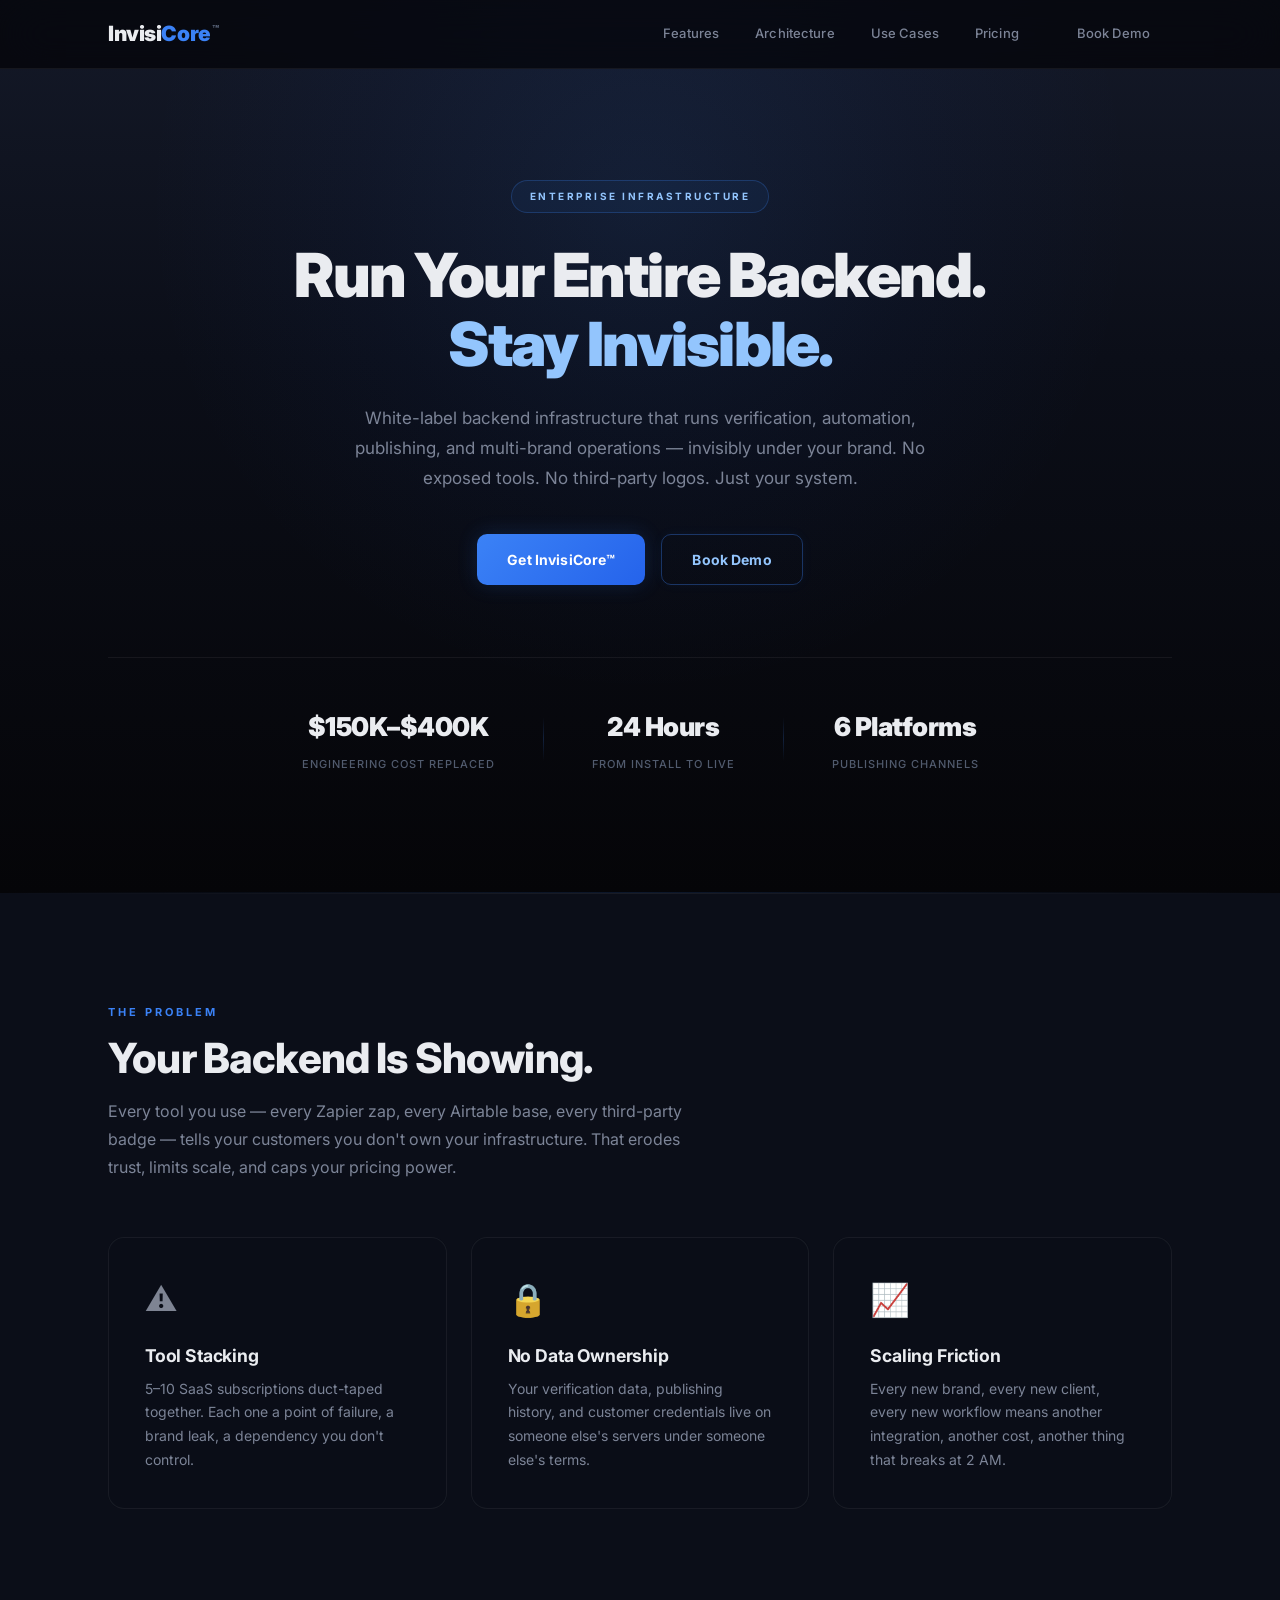
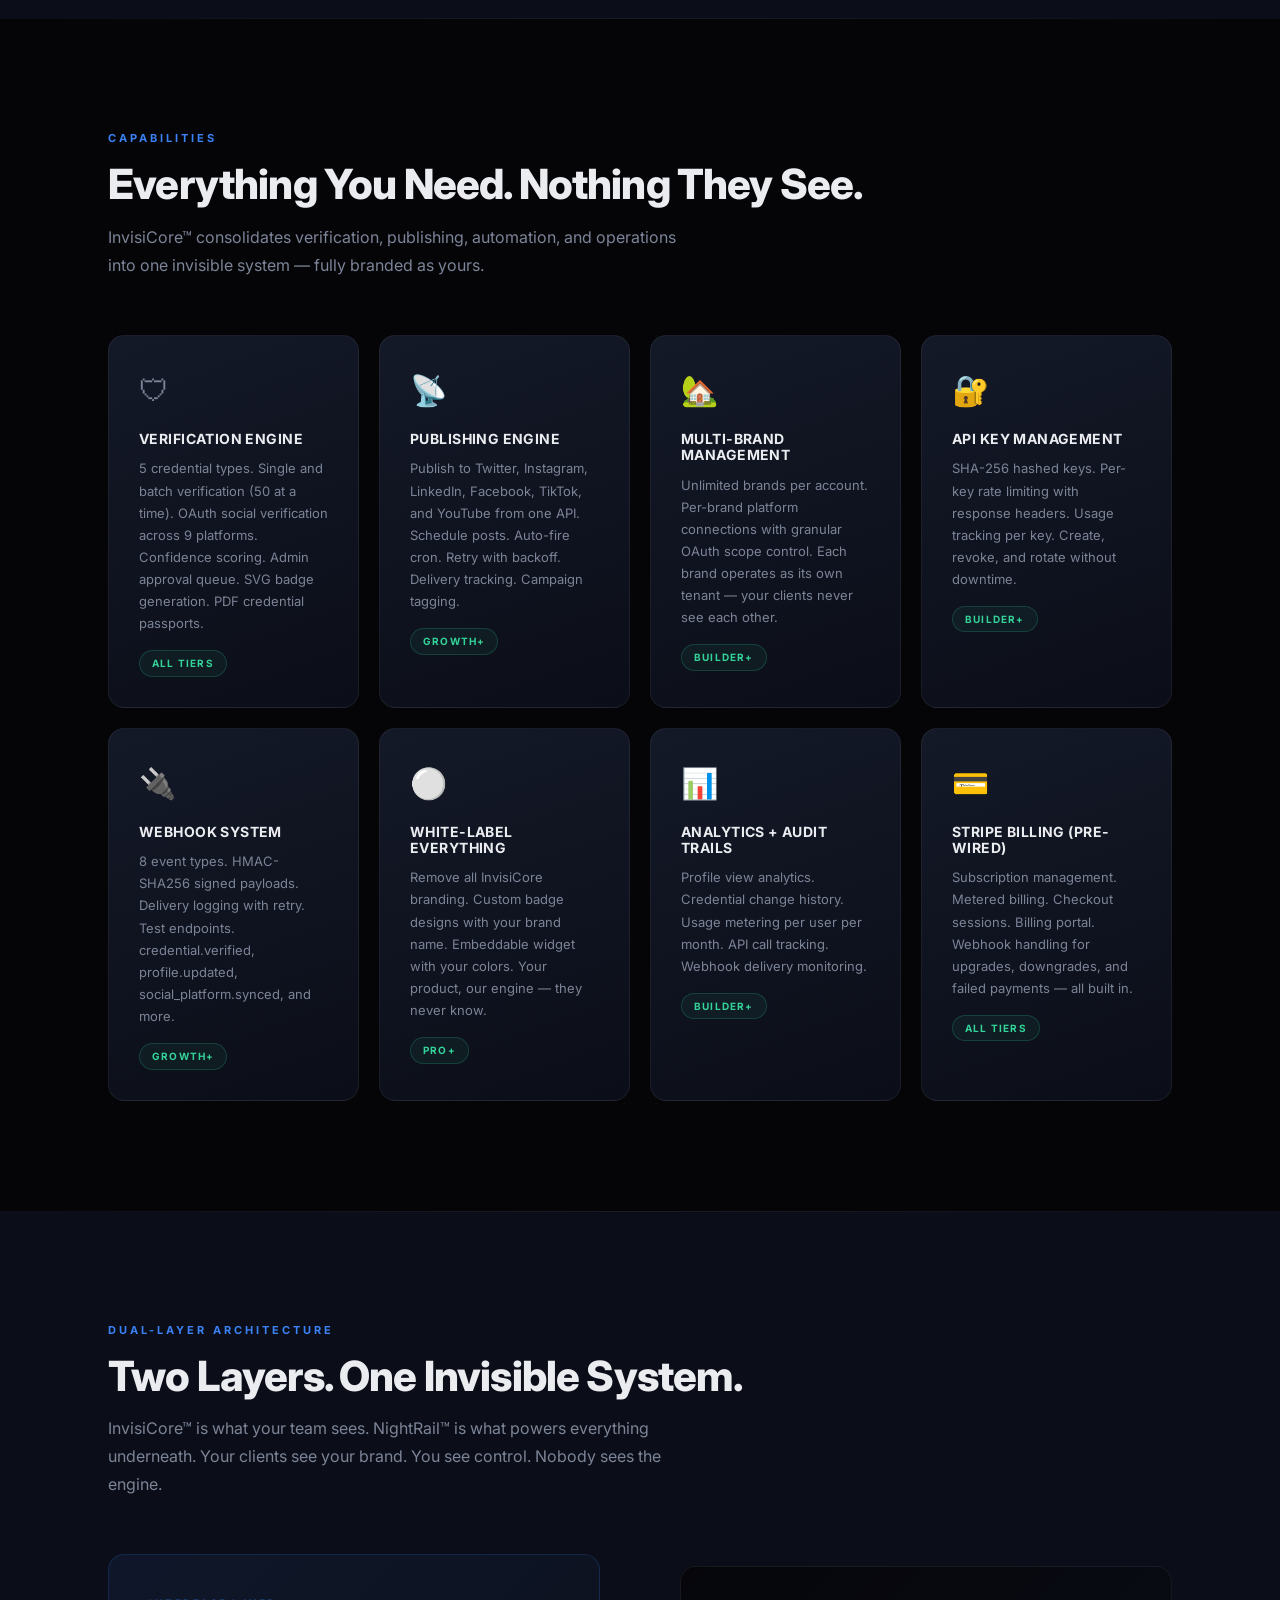
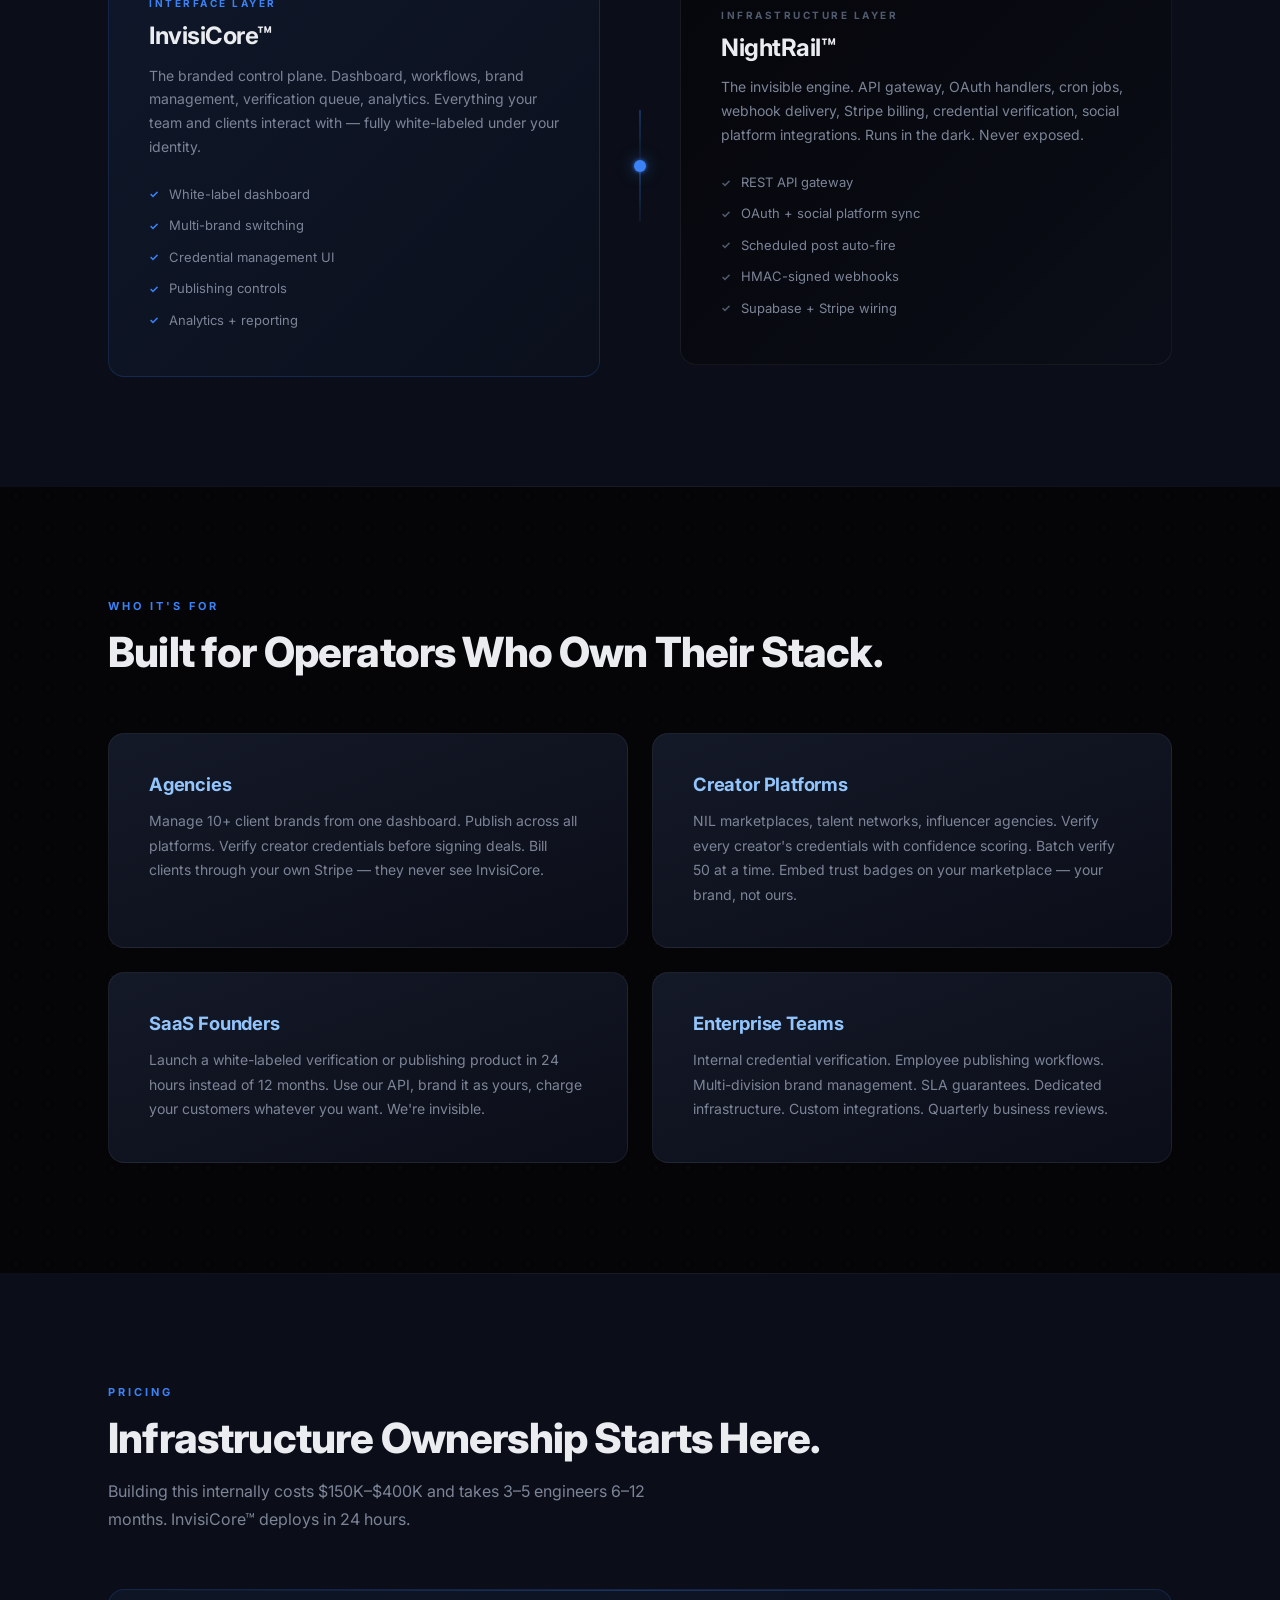
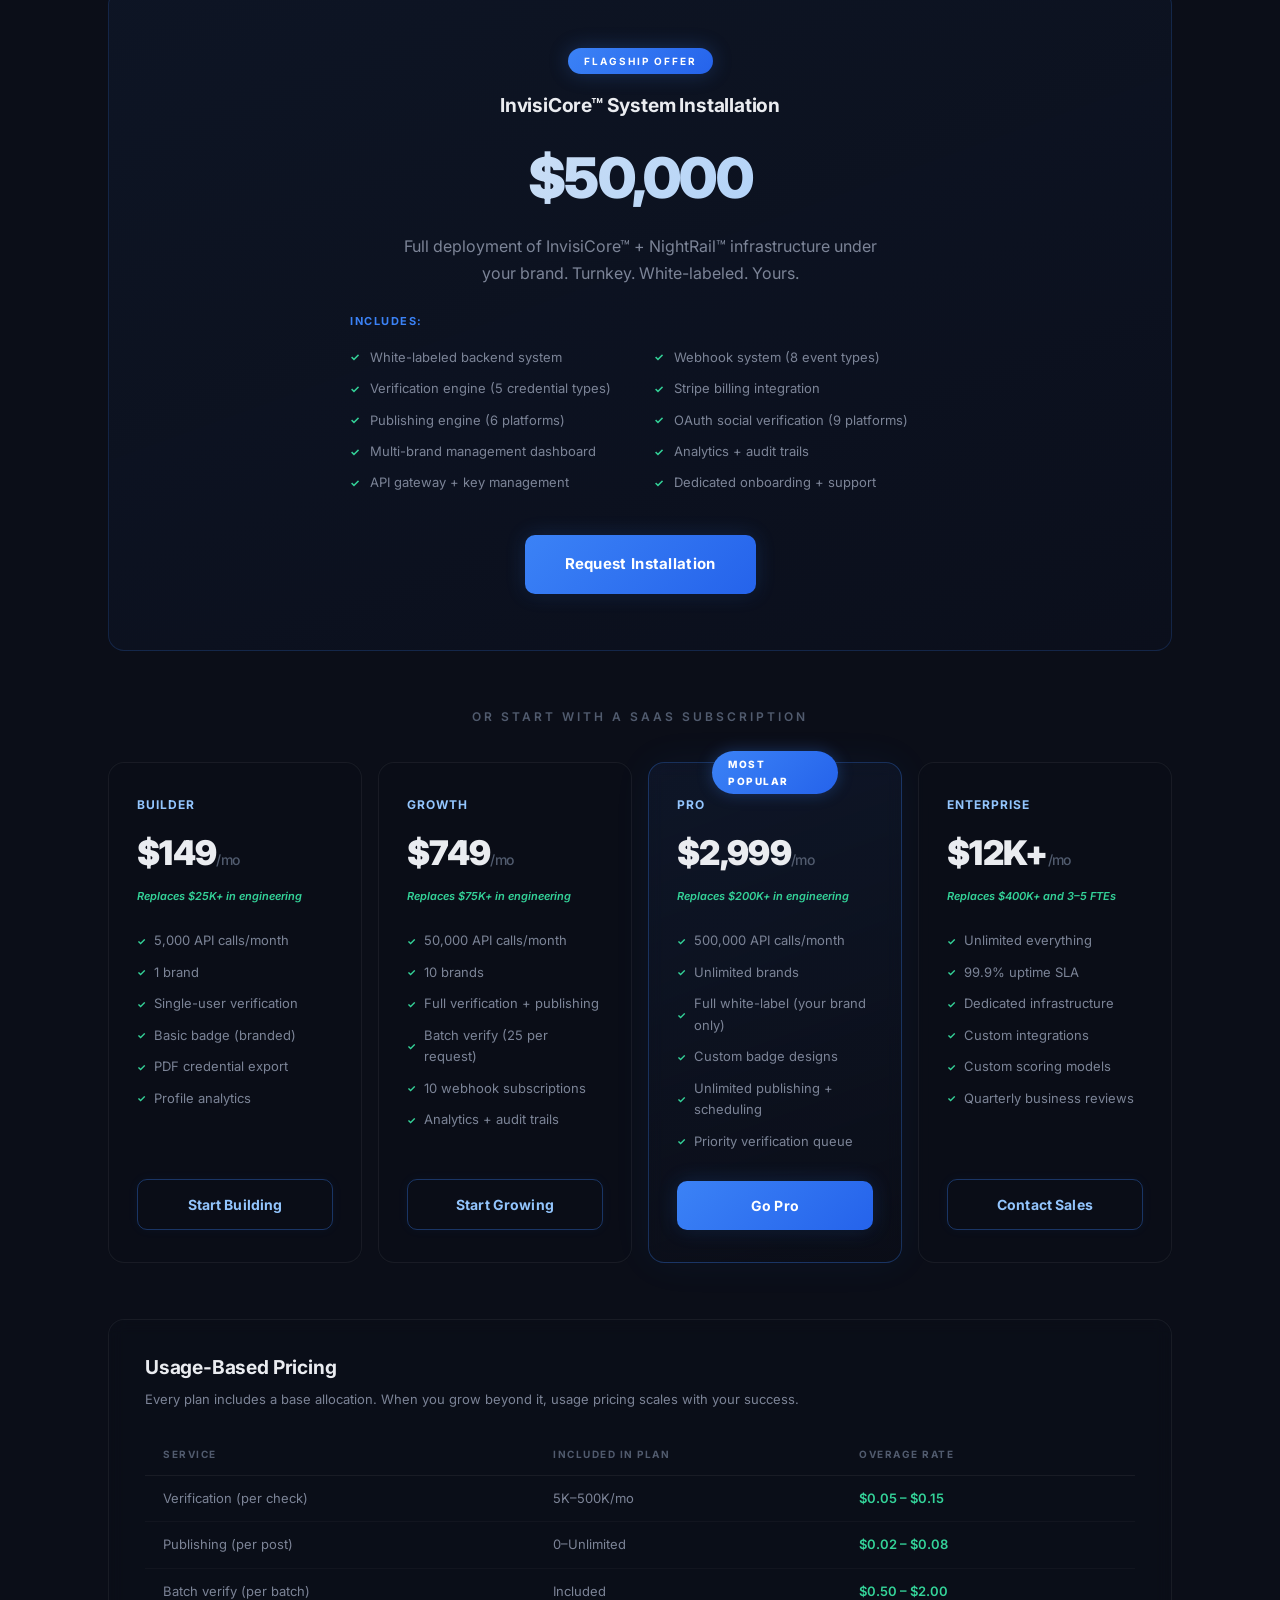
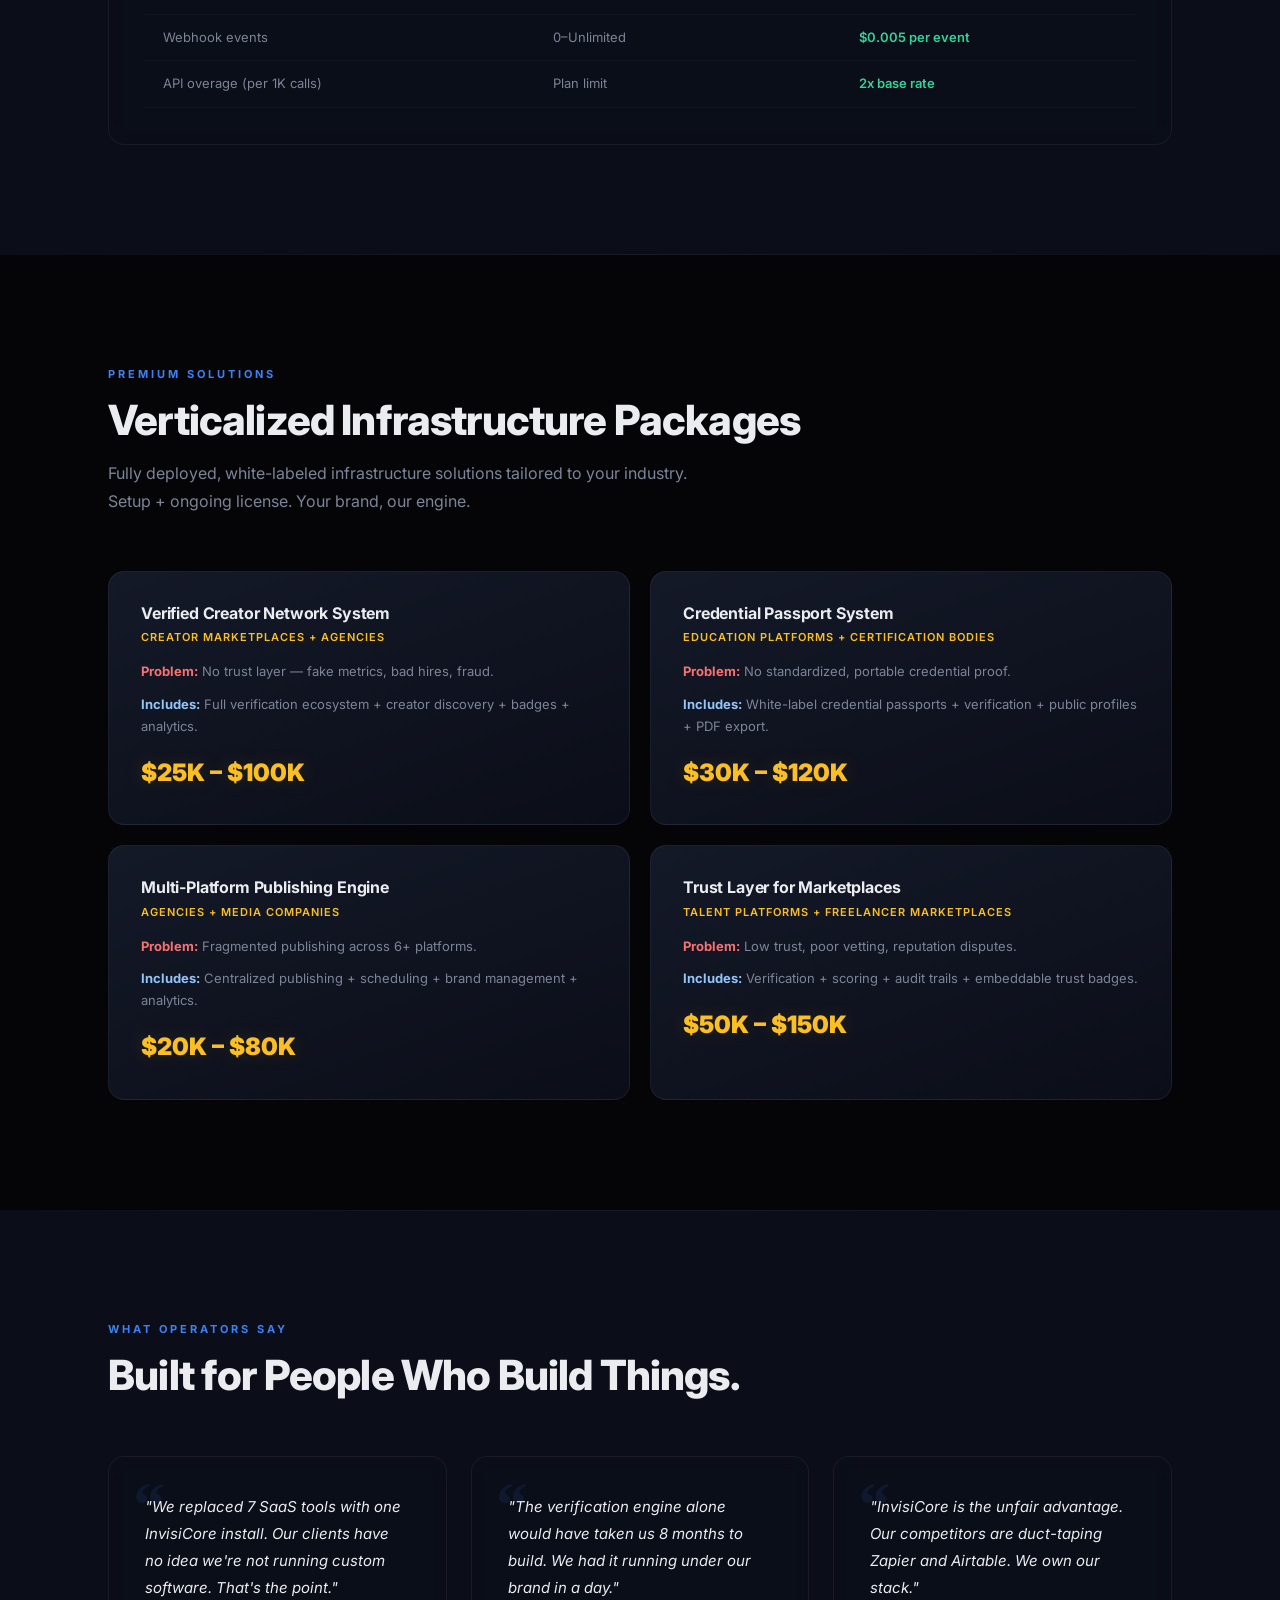
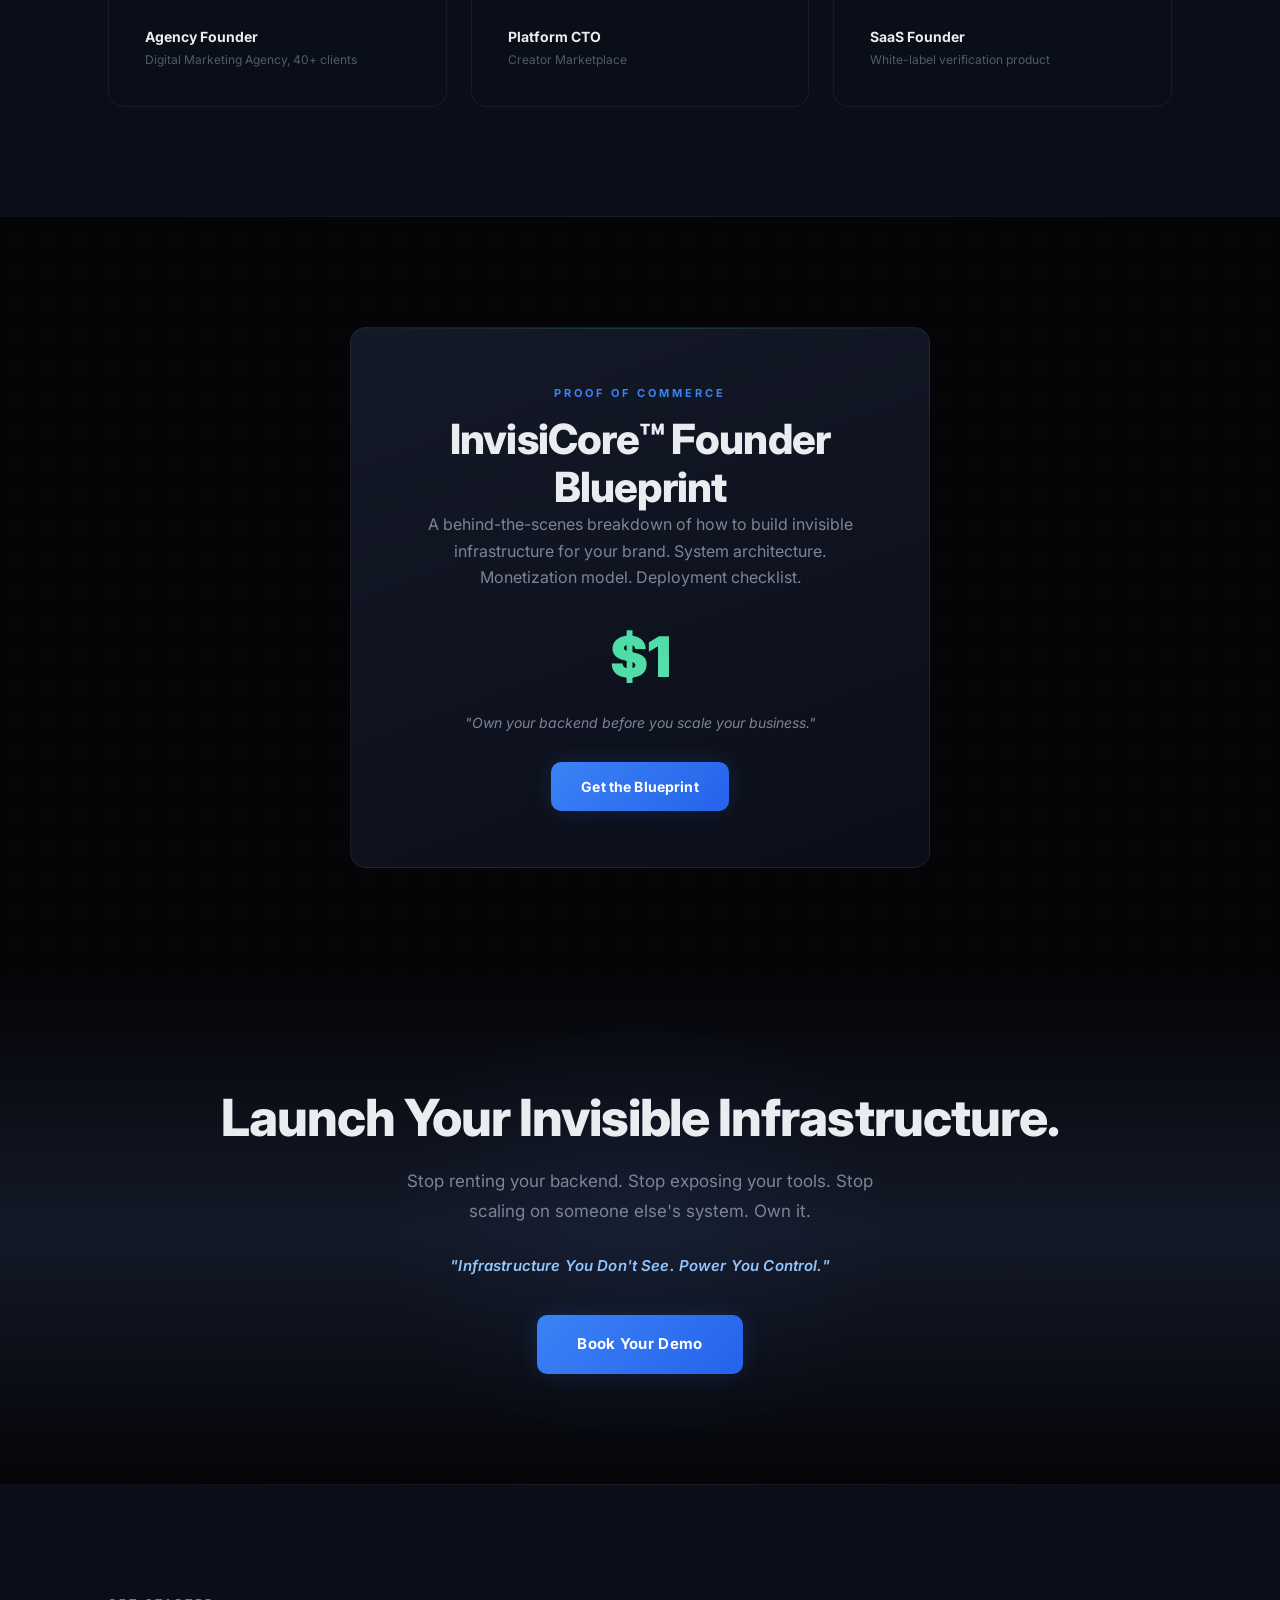
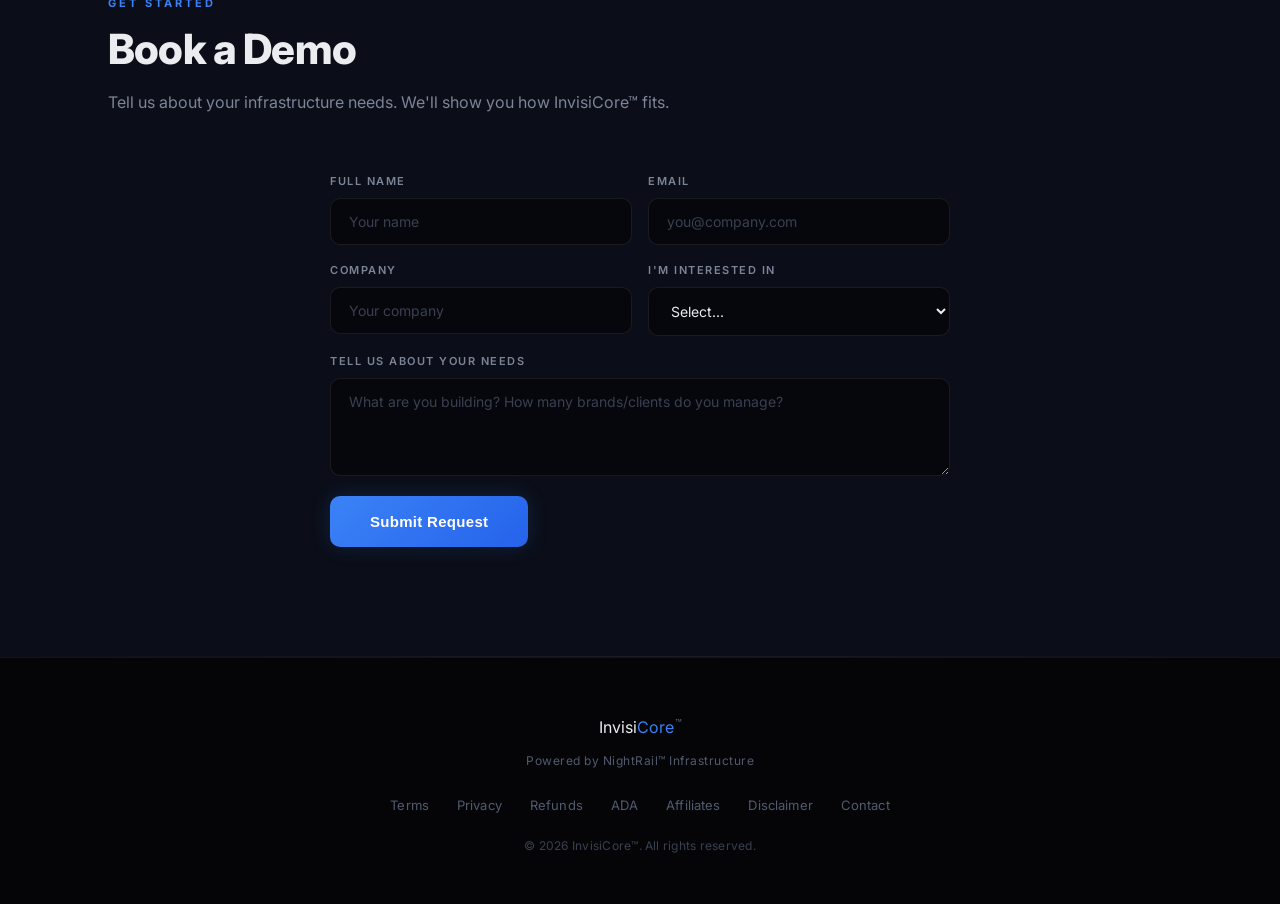
<file: index.html>
<!DOCTYPE html>
<html lang="en">
<head>
  <meta charset="UTF-8">
  <link rel="icon" type="image/svg+xml" href="/favicon.svg" />
  <meta name="viewport" content="width=device-width, initial-scale=1.0">
  <title>InvisiCore™ — Run Your Entire Backend. Stay Invisible.</title>
  <meta name="description" content="White-label backend infrastructure that runs verification, automation, publishing, and operations invisibly under your brand. Powered by NightRail™.">
  <meta property="og:title" content="InvisiCore™ — Invisible Infrastructure for Modern Businesses">
  <meta property="og:description" content="Own your backend completely. Replace fragmented SaaS stacks with one unified, invisible system.">
  <meta property="og:type" content="website">
  <meta name="twitter:card" content="summary_large_image">
  <link rel="preconnect" href="https://fonts.googleapis.com">
  <link rel="preconnect" href="https://fonts.gstatic.com" crossorigin>
  <link href="https://fonts.googleapis.com/css2?family=Inter:wght@400;500;600;700;800;900&display=swap" rel="stylesheet">
  <link rel="stylesheet" href="style.css">
</head>
<body>

  <!-- NAV -->
  <nav class="nav">
    <div class="container nav-inner">
      <a href="/" class="nav-logo">
        <span class="logo-invisi">Invisi</span><span class="logo-core">Core</span><span class="logo-tm">™</span>
      </a>
      <div class="nav-links">
        <a href="#features">Features</a>
        <a href="#architecture">Architecture</a>
        <a href="#use-cases">Use Cases</a>
        <a href="#pricing">Pricing</a>
        <a href="#contact" class="btn btn-sm">Book Demo</a>
      </div>
      <button class="nav-toggle" aria-label="Menu">
        <span></span><span></span><span></span>
      </button>
    </div>
  </nav>

  <!-- HERO -->
  <section class="hero">
    <div class="container hero-inner">
      <div class="hero-badge">Enterprise Infrastructure</div>
      <h1>Run Your Entire Backend.<br><span class="text-blue">Stay Invisible.</span></h1>
      <p class="hero-sub">White-label backend infrastructure that runs verification, automation, publishing, and multi-brand operations — invisibly under your brand. No exposed tools. No third-party logos. Just your system.</p>
      <div class="hero-cta">
        <a href="#pricing" class="btn btn-primary">Get InvisiCore™</a>
        <a href="#contact" class="btn btn-outline">Book Demo</a>
      </div>
      <div class="hero-proof">
        <div class="proof-item">
          <span class="proof-num">$150K–$400K</span>
          <span class="proof-label">Engineering cost replaced</span>
        </div>
        <div class="proof-divider"></div>
        <div class="proof-item">
          <span class="proof-num">24 Hours</span>
          <span class="proof-label">From install to live</span>
        </div>
        <div class="proof-divider"></div>
        <div class="proof-item">
          <span class="proof-num">6 Platforms</span>
          <span class="proof-label">Publishing channels</span>
        </div>
      </div>
    </div>
    <div class="hero-glow"></div>
  </section>

  <!-- PROBLEM -->
  <section class="section section-dark">
    <div class="container">
      <div class="section-label">The Problem</div>
      <h2>Your Backend Is Showing.</h2>
      <p class="section-sub">Every tool you use — every Zapier zap, every Airtable base, every third-party badge — tells your customers you don't own your infrastructure. That erodes trust, limits scale, and caps your pricing power.</p>
      <div class="problem-grid">
        <div class="problem-card">
          <div class="problem-icon">&#9888;</div>
          <h3>Tool Stacking</h3>
          <p>5–10 SaaS subscriptions duct-taped together. Each one a point of failure, a brand leak, a dependency you don't control.</p>
        </div>
        <div class="problem-card">
          <div class="problem-icon">&#128274;</div>
          <h3>No Data Ownership</h3>
          <p>Your verification data, publishing history, and customer credentials live on someone else's servers under someone else's terms.</p>
        </div>
        <div class="problem-card">
          <div class="problem-icon">&#128200;</div>
          <h3>Scaling Friction</h3>
          <p>Every new brand, every new client, every new workflow means another integration, another cost, another thing that breaks at 2 AM.</p>
        </div>
      </div>
    </div>
  </section>

  <!-- FEATURES -->
  <section id="features" class="section">
    <div class="container">
      <div class="section-label">Capabilities</div>
      <h2>Everything You Need. Nothing They See.</h2>
      <p class="section-sub">InvisiCore™ consolidates verification, publishing, automation, and operations into one invisible system — fully branded as yours.</p>
      <div class="features-grid">

        <div class="feature-card">
          <div class="feature-icon">&#128737;</div>
          <h3>Verification Engine</h3>
          <p>5 credential types. Single and batch verification (50 at a time). OAuth social verification across 9 platforms. Confidence scoring. Admin approval queue. SVG badge generation. PDF credential passports.</p>
          <div class="feature-tier">All Tiers</div>
        </div>

        <div class="feature-card">
          <div class="feature-icon">&#128225;</div>
          <h3>Publishing Engine</h3>
          <p>Publish to Twitter, Instagram, LinkedIn, Facebook, TikTok, and YouTube from one API. Schedule posts. Auto-fire cron. Retry with backoff. Delivery tracking. Campaign tagging.</p>
          <div class="feature-tier">Growth+</div>
        </div>

        <div class="feature-card">
          <div class="feature-icon">&#127969;</div>
          <h3>Multi-Brand Management</h3>
          <p>Unlimited brands per account. Per-brand platform connections with granular OAuth scope control. Each brand operates as its own tenant — your clients never see each other.</p>
          <div class="feature-tier">Builder+</div>
        </div>

        <div class="feature-card">
          <div class="feature-icon">&#128272;</div>
          <h3>API Key Management</h3>
          <p>SHA-256 hashed keys. Per-key rate limiting with response headers. Usage tracking per key. Create, revoke, and rotate without downtime.</p>
          <div class="feature-tier">Builder+</div>
        </div>

        <div class="feature-card">
          <div class="feature-icon">&#128268;</div>
          <h3>Webhook System</h3>
          <p>8 event types. HMAC-SHA256 signed payloads. Delivery logging with retry. Test endpoints. credential.verified, profile.updated, social_platform.synced, and more.</p>
          <div class="feature-tier">Growth+</div>
        </div>

        <div class="feature-card">
          <div class="feature-icon">&#9898;</div>
          <h3>White-Label Everything</h3>
          <p>Remove all InvisiCore branding. Custom badge designs with your brand name. Embeddable widget with your colors. Your product, our engine — they never know.</p>
          <div class="feature-tier">Pro+</div>
        </div>

        <div class="feature-card">
          <div class="feature-icon">&#128202;</div>
          <h3>Analytics + Audit Trails</h3>
          <p>Profile view analytics. Credential change history. Usage metering per user per month. API call tracking. Webhook delivery monitoring.</p>
          <div class="feature-tier">Builder+</div>
        </div>

        <div class="feature-card">
          <div class="feature-icon">&#128179;</div>
          <h3>Stripe Billing (Pre-Wired)</h3>
          <p>Subscription management. Metered billing. Checkout sessions. Billing portal. Webhook handling for upgrades, downgrades, and failed payments — all built in.</p>
          <div class="feature-tier">All Tiers</div>
        </div>

      </div>
    </div>
  </section>

  <!-- ARCHITECTURE -->
  <section id="architecture" class="section section-dark">
    <div class="container">
      <div class="section-label">Dual-Layer Architecture</div>
      <h2>Two Layers. One Invisible System.</h2>
      <p class="section-sub">InvisiCore™ is what your team sees. NightRail™ is what powers everything underneath. Your clients see your brand. You see control. Nobody sees the engine.</p>
      <div class="arch-grid">
        <div class="arch-card arch-invisicore">
          <div class="arch-label">Interface Layer</div>
          <h3>InvisiCore™</h3>
          <p>The branded control plane. Dashboard, workflows, brand management, verification queue, analytics. Everything your team and clients interact with — fully white-labeled under your identity.</p>
          <ul>
            <li>White-label dashboard</li>
            <li>Multi-brand switching</li>
            <li>Credential management UI</li>
            <li>Publishing controls</li>
            <li>Analytics + reporting</li>
          </ul>
        </div>
        <div class="arch-connector">
          <div class="arch-line"></div>
          <div class="arch-dot"></div>
          <div class="arch-line"></div>
        </div>
        <div class="arch-card arch-nightrail">
          <div class="arch-label">Infrastructure Layer</div>
          <h3>NightRail™</h3>
          <p>The invisible engine. API gateway, OAuth handlers, cron jobs, webhook delivery, Stripe billing, credential verification, social platform integrations. Runs in the dark. Never exposed.</p>
          <ul>
            <li>REST API gateway</li>
            <li>OAuth + social platform sync</li>
            <li>Scheduled post auto-fire</li>
            <li>HMAC-signed webhooks</li>
            <li>Supabase + Stripe wiring</li>
          </ul>
        </div>
      </div>
    </div>
  </section>

  <!-- USE CASES -->
  <section id="use-cases" class="section">
    <div class="container">
      <div class="section-label">Who It's For</div>
      <h2>Built for Operators Who Own Their Stack.</h2>
      <div class="usecases-grid">
        <div class="usecase-card">
          <h3>Agencies</h3>
          <p>Manage 10+ client brands from one dashboard. Publish across all platforms. Verify creator credentials before signing deals. Bill clients through your own Stripe — they never see InvisiCore.</p>
        </div>
        <div class="usecase-card">
          <h3>Creator Platforms</h3>
          <p>NIL marketplaces, talent networks, influencer agencies. Verify every creator's credentials with confidence scoring. Batch verify 50 at a time. Embed trust badges on your marketplace — your brand, not ours.</p>
        </div>
        <div class="usecase-card">
          <h3>SaaS Founders</h3>
          <p>Launch a white-labeled verification or publishing product in 24 hours instead of 12 months. Use our API, brand it as yours, charge your customers whatever you want. We're invisible.</p>
        </div>
        <div class="usecase-card">
          <h3>Enterprise Teams</h3>
          <p>Internal credential verification. Employee publishing workflows. Multi-division brand management. SLA guarantees. Dedicated infrastructure. Custom integrations. Quarterly business reviews.</p>
        </div>
      </div>
    </div>
  </section>

  <!-- PRICING -->
  <section id="pricing" class="section section-dark">
    <div class="container">
      <div class="section-label">Pricing</div>
      <h2>Infrastructure Ownership Starts Here.</h2>
      <p class="section-sub">Building this internally costs $150K–$400K and takes 3–5 engineers 6–12 months. InvisiCore™ deploys in 24 hours.</p>

      <!-- Flagship Offer -->
      <div class="pricing-flagship">
        <div class="flagship-badge">Flagship Offer</div>
        <h3>InvisiCore™ System Installation</h3>
        <div class="flagship-price">$50,000</div>
        <p class="flagship-desc">Full deployment of InvisiCore™ + NightRail™ infrastructure under your brand. Turnkey. White-labeled. Yours.</p>
        <div class="flagship-includes">
          <div class="flagship-col">
            <h4>Includes:</h4>
            <ul>
              <li>White-labeled backend system</li>
              <li>Verification engine (5 credential types)</li>
              <li>Publishing engine (6 platforms)</li>
              <li>Multi-brand management dashboard</li>
              <li>API gateway + key management</li>
            </ul>
          </div>
          <div class="flagship-col">
            <h4>&nbsp;</h4>
            <ul>
              <li>Webhook system (8 event types)</li>
              <li>Stripe billing integration</li>
              <li>OAuth social verification (9 platforms)</li>
              <li>Analytics + audit trails</li>
              <li>Dedicated onboarding + support</li>
            </ul>
          </div>
        </div>
        <a href="#contact" class="btn btn-primary btn-lg">Request Installation</a>
      </div>

      <!-- SaaS Tiers -->
      <div class="pricing-saas-label">Or Start with a SaaS Subscription</div>
      <div class="pricing-grid">
        <div class="pricing-card">
          <div class="pricing-tier">Builder</div>
          <div class="pricing-price">$149<span>/mo</span></div>
          <div class="pricing-anchor">Replaces $25K+ in engineering</div>
          <ul>
            <li>5,000 API calls/month</li>
            <li>1 brand</li>
            <li>Single-user verification</li>
            <li>Basic badge (branded)</li>
            <li>PDF credential export</li>
            <li>Profile analytics</li>
          </ul>
          <a href="#contact" class="btn btn-outline btn-block">Start Building</a>
        </div>

        <div class="pricing-card">
          <div class="pricing-tier">Growth</div>
          <div class="pricing-price">$749<span>/mo</span></div>
          <div class="pricing-anchor">Replaces $75K+ in engineering</div>
          <ul>
            <li>50,000 API calls/month</li>
            <li>10 brands</li>
            <li>Full verification + publishing</li>
            <li>Batch verify (25 per request)</li>
            <li>10 webhook subscriptions</li>
            <li>Analytics + audit trails</li>
          </ul>
          <a href="#contact" class="btn btn-outline btn-block">Start Growing</a>
        </div>

        <div class="pricing-card pricing-card-highlight">
          <div class="pricing-popular">MOST POPULAR</div>
          <div class="pricing-tier">Pro</div>
          <div class="pricing-price">$2,999<span>/mo</span></div>
          <div class="pricing-anchor">Replaces $200K+ in engineering</div>
          <ul>
            <li>500,000 API calls/month</li>
            <li>Unlimited brands</li>
            <li>Full white-label (your brand only)</li>
            <li>Custom badge designs</li>
            <li>Unlimited publishing + scheduling</li>
            <li>Priority verification queue</li>
          </ul>
          <a href="#contact" class="btn btn-primary btn-block">Go Pro</a>
        </div>

        <div class="pricing-card">
          <div class="pricing-tier">Enterprise</div>
          <div class="pricing-price">$12K+<span>/mo</span></div>
          <div class="pricing-anchor">Replaces $400K+ and 3–5 FTEs</div>
          <ul>
            <li>Unlimited everything</li>
            <li>99.9% uptime SLA</li>
            <li>Dedicated infrastructure</li>
            <li>Custom integrations</li>
            <li>Custom scoring models</li>
            <li>Quarterly business reviews</li>
          </ul>
          <a href="#contact" class="btn btn-outline btn-block">Contact Sales</a>
        </div>
      </div>

      <!-- Usage Pricing -->
      <div class="usage-section">
        <h3>Usage-Based Pricing</h3>
        <p>Every plan includes a base allocation. When you grow beyond it, usage pricing scales with your success.</p>
        <table class="usage-table">
          <thead>
            <tr><th>Service</th><th>Included in Plan</th><th>Overage Rate</th></tr>
          </thead>
          <tbody>
            <tr><td>Verification (per check)</td><td>5K–500K/mo</td><td>$0.05 – $0.15</td></tr>
            <tr><td>Publishing (per post)</td><td>0–Unlimited</td><td>$0.02 – $0.08</td></tr>
            <tr><td>Batch verify (per batch)</td><td>Included</td><td>$0.50 – $2.00</td></tr>
            <tr><td>Webhook events</td><td>0–Unlimited</td><td>$0.005 per event</td></tr>
            <tr><td>API overage (per 1K calls)</td><td>Plan limit</td><td>2x base rate</td></tr>
          </tbody>
        </table>
      </div>
    </div>
  </section>

  <!-- VERTICALIZED PRODUCTS -->
  <section class="section">
    <div class="container">
      <div class="section-label">Premium Solutions</div>
      <h2>Verticalized Infrastructure Packages</h2>
      <p class="section-sub">Fully deployed, white-labeled infrastructure solutions tailored to your industry. Setup + ongoing license. Your brand, our engine.</p>
      <div class="vertical-grid">
        <div class="vertical-card">
          <h3>Verified Creator Network System</h3>
          <div class="vertical-target">Creator marketplaces + agencies</div>
          <p><strong class="text-red">Problem:</strong> No trust layer — fake metrics, bad hires, fraud.</p>
          <p><strong class="text-blue">Includes:</strong> Full verification ecosystem + creator discovery + badges + analytics.</p>
          <div class="vertical-price">$25K – $100K</div>
        </div>
        <div class="vertical-card">
          <h3>Credential Passport System</h3>
          <div class="vertical-target">Education platforms + certification bodies</div>
          <p><strong class="text-red">Problem:</strong> No standardized, portable credential proof.</p>
          <p><strong class="text-blue">Includes:</strong> White-label credential passports + verification + public profiles + PDF export.</p>
          <div class="vertical-price">$30K – $120K</div>
        </div>
        <div class="vertical-card">
          <h3>Multi-Platform Publishing Engine</h3>
          <div class="vertical-target">Agencies + media companies</div>
          <p><strong class="text-red">Problem:</strong> Fragmented publishing across 6+ platforms.</p>
          <p><strong class="text-blue">Includes:</strong> Centralized publishing + scheduling + brand management + analytics.</p>
          <div class="vertical-price">$20K – $80K</div>
        </div>
        <div class="vertical-card">
          <h3>Trust Layer for Marketplaces</h3>
          <div class="vertical-target">Talent platforms + freelancer marketplaces</div>
          <p><strong class="text-red">Problem:</strong> Low trust, poor vetting, reputation disputes.</p>
          <p><strong class="text-blue">Includes:</strong> Verification + scoring + audit trails + embeddable trust badges.</p>
          <div class="vertical-price">$50K – $150K</div>
        </div>
      </div>
    </div>
  </section>

  <!-- TESTIMONIALS -->
  <section class="section section-dark">
    <div class="container">
      <div class="section-label">What Operators Say</div>
      <h2>Built for People Who Build Things.</h2>
      <div class="testimonials-grid">
        <div class="testimonial-card">
          <p>"We replaced 7 SaaS tools with one InvisiCore install. Our clients have no idea we're not running custom software. That's the point."</p>
          <div class="testimonial-author">
            <div class="testimonial-name">Agency Founder</div>
            <div class="testimonial-role">Digital Marketing Agency, 40+ clients</div>
          </div>
        </div>
        <div class="testimonial-card">
          <p>"The verification engine alone would have taken us 8 months to build. We had it running under our brand in a day."</p>
          <div class="testimonial-author">
            <div class="testimonial-name">Platform CTO</div>
            <div class="testimonial-role">Creator Marketplace</div>
          </div>
        </div>
        <div class="testimonial-card">
          <p>"InvisiCore is the unfair advantage. Our competitors are duct-taping Zapier and Airtable. We own our stack."</p>
          <div class="testimonial-author">
            <div class="testimonial-name">SaaS Founder</div>
            <div class="testimonial-role">White-label verification product</div>
          </div>
        </div>
      </div>
    </div>
  </section>

  <!-- FOUNDER BLUEPRINT -->
  <section class="section">
    <div class="container blueprint-section">
      <div class="blueprint-inner">
        <div class="section-label">Proof of Commerce</div>
        <h2>InvisiCore™ Founder Blueprint</h2>
        <p>A behind-the-scenes breakdown of how to build invisible infrastructure for your brand. System architecture. Monetization model. Deployment checklist.</p>
        <div class="blueprint-price">$1</div>
        <p class="blueprint-hook">"Own your backend before you scale your business."</p>
        <a href="#contact" class="btn btn-primary">Get the Blueprint</a>
      </div>
    </div>
  </section>

  <!-- CTA -->
  <section class="section section-cta">
    <div class="container cta-inner">
      <h2>Launch Your Invisible Infrastructure.</h2>
      <p>Stop renting your backend. Stop exposing your tools. Stop scaling on someone else's system. Own it.</p>
      <div class="cta-tagline">"Infrastructure You Don't See. Power You Control."</div>
      <a href="#contact" class="btn btn-primary btn-lg">Book Your Demo</a>
    </div>
  </section>

  <!-- CONTACT -->
  <section id="contact" class="section section-dark">
    <div class="container">
      <div class="section-label">Get Started</div>
      <h2>Book a Demo</h2>
      <p class="section-sub">Tell us about your infrastructure needs. We'll show you how InvisiCore™ fits.</p>
      <form class="contact-form" action="https://formspree.io/f/placeholder" method="POST">
        <div class="form-row">
          <div class="form-group">
            <label for="name">Full Name</label>
            <input type="text" id="name" name="name" required placeholder="Your name">
          </div>
          <div class="form-group">
            <label for="email">Email</label>
            <input type="email" id="email" name="email" required placeholder="you@company.com">
          </div>
        </div>
        <div class="form-row">
          <div class="form-group">
            <label for="company">Company</label>
            <input type="text" id="company" name="company" placeholder="Your company">
          </div>
          <div class="form-group">
            <label for="interest">I'm Interested In</label>
            <select id="interest" name="interest">
              <option value="">Select...</option>
              <option value="install">$50K System Installation</option>
              <option value="builder">Builder Plan ($149/mo)</option>
              <option value="growth">Growth Plan ($749/mo)</option>
              <option value="pro">Pro Plan ($2,999/mo)</option>
              <option value="enterprise">Enterprise ($12K+/mo)</option>
              <option value="vertical">Verticalized Package ($25K–$150K)</option>
              <option value="blueprint">Founder Blueprint ($1)</option>
            </select>
          </div>
        </div>
        <div class="form-group">
          <label for="message">Tell Us About Your Needs</label>
          <textarea id="message" name="message" rows="4" placeholder="What are you building? How many brands/clients do you manage?"></textarea>
        </div>
        <button type="submit" class="btn btn-primary btn-lg">Submit Request</button>
      </form>
    </div>
  </section>

  <!-- FOOTER -->
  <footer class="footer">
    <div class="container footer-inner">
      <div class="footer-brand">
        <span class="logo-invisi">Invisi</span><span class="logo-core">Core</span><span class="logo-tm">™</span>
        <p class="footer-powered">Powered by NightRail™ Infrastructure</p>
      </div>
      <div class="footer-links">
        <a href="terms.html">Terms</a>
        <a href="privacy.html">Privacy</a>
        <a href="refunds.html">Refunds</a>
        <a href="ada.html">ADA</a>
        <a href="affiliates.html">Affiliates</a>
        <a href="disclaimer.html">Disclaimer</a>
        <a href="#contact">Contact</a>
      </div>
      <div class="footer-copy">
        &copy; 2026 InvisiCore™. All rights reserved.
      </div>
    </div>
  </footer>

  <script src="script.js"></script>
</body>
</html>
</file>
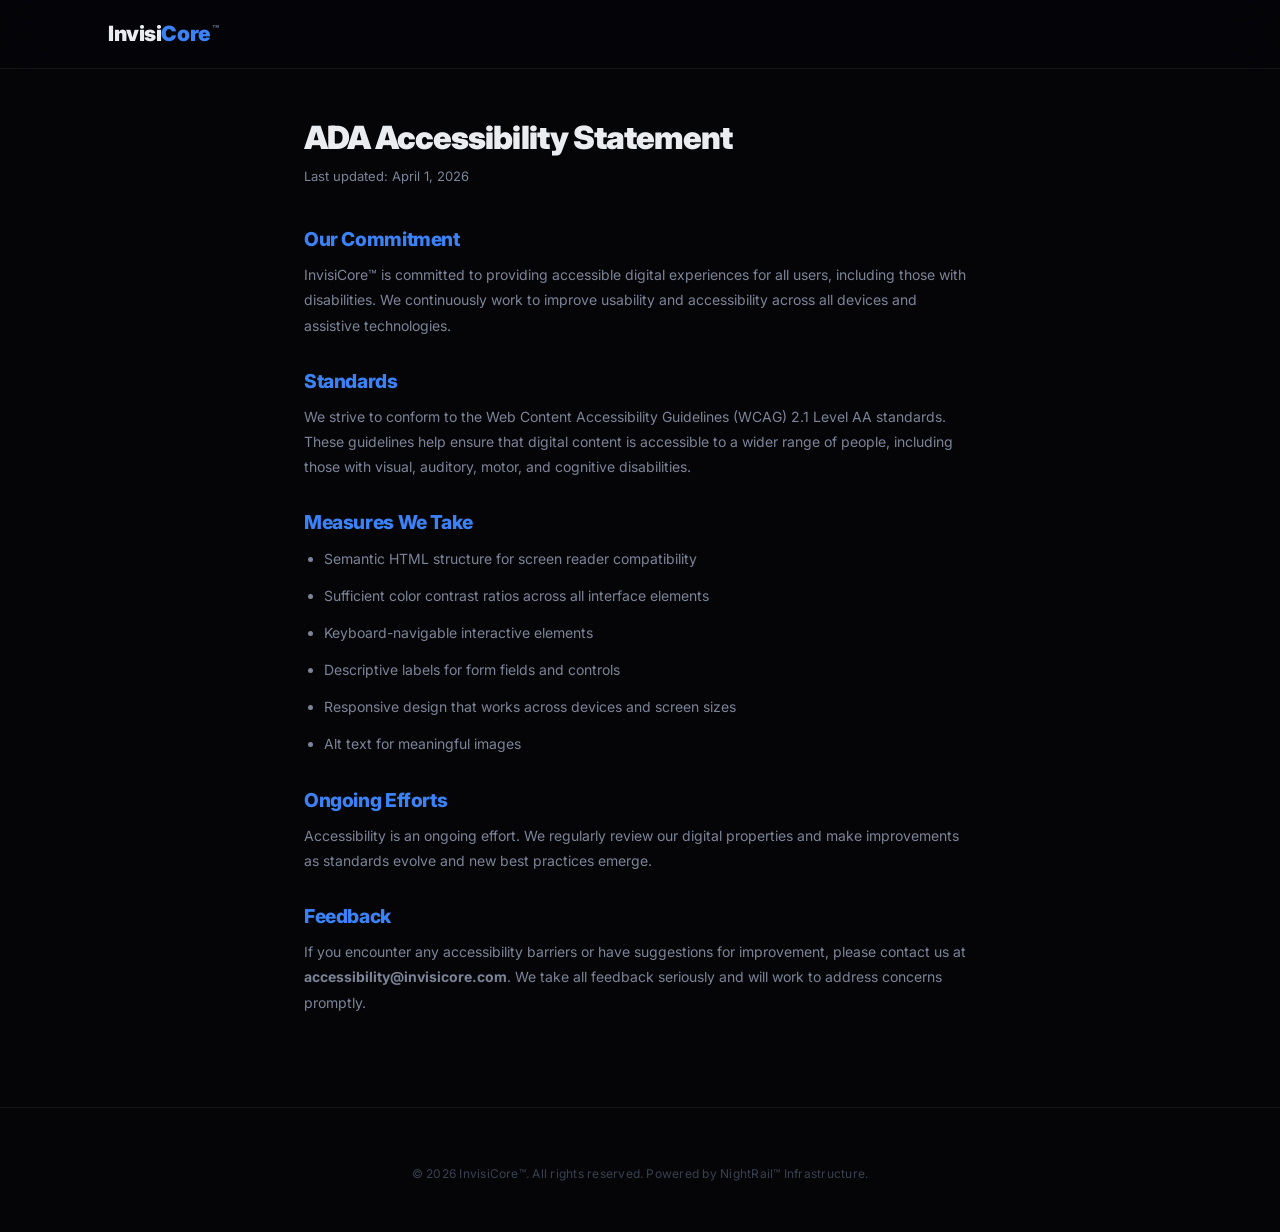
<file: ada.html>
<!DOCTYPE html>
<html lang="en">
<head>
  <meta charset="UTF-8">
  <link rel="icon" type="image/svg+xml" href="/favicon.svg" />
  <meta name="viewport" content="width=device-width, initial-scale=1.0">
  <title>ADA Accessibility Statement — InvisiCore™</title>
  <link rel="preconnect" href="https://fonts.googleapis.com">
  <link rel="preconnect" href="https://fonts.gstatic.com" crossorigin>
  <link href="https://fonts.googleapis.com/css2?family=Inter:wght@400;500;600;700;800;900&display=swap" rel="stylesheet">
  <link rel="stylesheet" href="style.css">
  <style>.legal{max-width:720px;margin:0 auto;padding:120px 24px 80px}.legal h1{font-size:2rem;margin-bottom:8px}.legal .legal-updated{font-size:13px;color:var(--gray-dark);margin-bottom:40px}.legal h2{font-size:1.2rem;margin:32px 0 12px;color:var(--blue)}.legal p,.legal li{font-size:14px;line-height:1.8;margin-bottom:12px}.legal ul{padding-left:20px}.legal a{color:var(--blue)}</style>
</head>
<body>
  <nav class="nav"><div class="container nav-inner"><a href="/" class="nav-logo"><span class="logo-invisi">Invisi</span><span class="logo-core">Core</span><span class="logo-tm">™</span></a></div></nav>

  <div class="legal">
    <h1>ADA Accessibility Statement</h1>
    <p class="legal-updated">Last updated: April 1, 2026</p>

    <h2>Our Commitment</h2>
    <p>InvisiCore™ is committed to providing accessible digital experiences for all users, including those with disabilities. We continuously work to improve usability and accessibility across all devices and assistive technologies.</p>

    <h2>Standards</h2>
    <p>We strive to conform to the Web Content Accessibility Guidelines (WCAG) 2.1 Level AA standards. These guidelines help ensure that digital content is accessible to a wider range of people, including those with visual, auditory, motor, and cognitive disabilities.</p>

    <h2>Measures We Take</h2>
    <ul>
      <li>Semantic HTML structure for screen reader compatibility</li>
      <li>Sufficient color contrast ratios across all interface elements</li>
      <li>Keyboard-navigable interactive elements</li>
      <li>Descriptive labels for form fields and controls</li>
      <li>Responsive design that works across devices and screen sizes</li>
      <li>Alt text for meaningful images</li>
    </ul>

    <h2>Ongoing Efforts</h2>
    <p>Accessibility is an ongoing effort. We regularly review our digital properties and make improvements as standards evolve and new best practices emerge.</p>

    <h2>Feedback</h2>
    <p>If you encounter any accessibility barriers or have suggestions for improvement, please contact us at <strong>accessibility@invisicore.com</strong>. We take all feedback seriously and will work to address concerns promptly.</p>
  </div>

  <footer class="footer"><div class="container footer-inner"><div class="footer-copy">&copy; 2026 InvisiCore™. All rights reserved. Powered by NightRail™ Infrastructure.</div></div></footer>
</body>
</html>
</file>
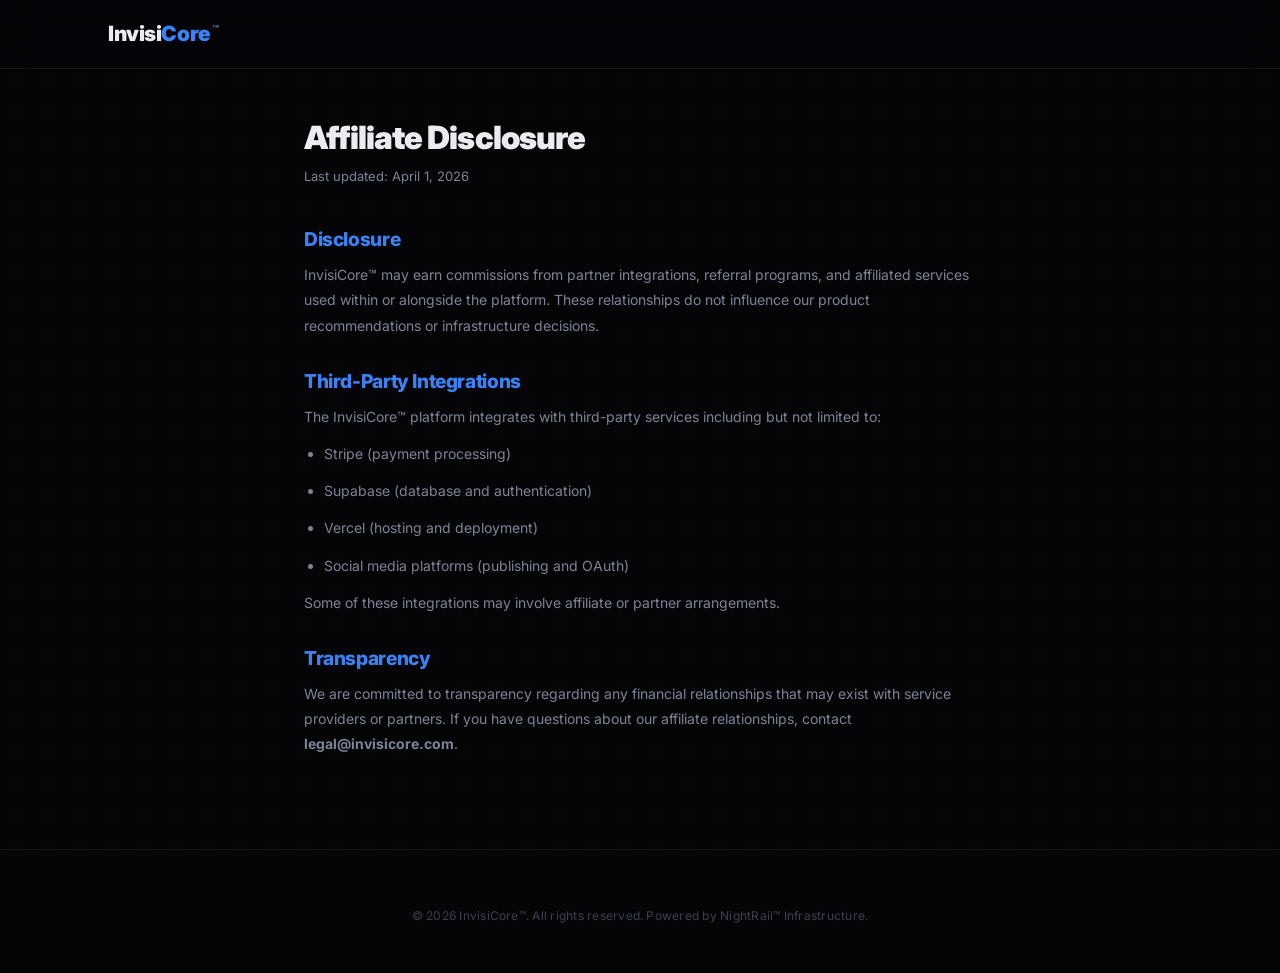
<file: affiliates.html>
<!DOCTYPE html>
<html lang="en">
<head>
  <meta charset="UTF-8">
  <link rel="icon" type="image/svg+xml" href="/favicon.svg" />
  <meta name="viewport" content="width=device-width, initial-scale=1.0">
  <title>Affiliate Disclosure — InvisiCore™</title>
  <link rel="preconnect" href="https://fonts.googleapis.com">
  <link rel="preconnect" href="https://fonts.gstatic.com" crossorigin>
  <link href="https://fonts.googleapis.com/css2?family=Inter:wght@400;500;600;700;800;900&display=swap" rel="stylesheet">
  <link rel="stylesheet" href="style.css">
  <style>.legal{max-width:720px;margin:0 auto;padding:120px 24px 80px}.legal h1{font-size:2rem;margin-bottom:8px}.legal .legal-updated{font-size:13px;color:var(--gray-dark);margin-bottom:40px}.legal h2{font-size:1.2rem;margin:32px 0 12px;color:var(--blue)}.legal p,.legal li{font-size:14px;line-height:1.8;margin-bottom:12px}.legal ul{padding-left:20px}.legal a{color:var(--blue)}</style>
</head>
<body>
  <nav class="nav"><div class="container nav-inner"><a href="/" class="nav-logo"><span class="logo-invisi">Invisi</span><span class="logo-core">Core</span><span class="logo-tm">™</span></a></div></nav>

  <div class="legal">
    <h1>Affiliate Disclosure</h1>
    <p class="legal-updated">Last updated: April 1, 2026</p>

    <h2>Disclosure</h2>
    <p>InvisiCore™ may earn commissions from partner integrations, referral programs, and affiliated services used within or alongside the platform. These relationships do not influence our product recommendations or infrastructure decisions.</p>

    <h2>Third-Party Integrations</h2>
    <p>The InvisiCore™ platform integrates with third-party services including but not limited to:</p>
    <ul>
      <li>Stripe (payment processing)</li>
      <li>Supabase (database and authentication)</li>
      <li>Vercel (hosting and deployment)</li>
      <li>Social media platforms (publishing and OAuth)</li>
    </ul>
    <p>Some of these integrations may involve affiliate or partner arrangements.</p>

    <h2>Transparency</h2>
    <p>We are committed to transparency regarding any financial relationships that may exist with service providers or partners. If you have questions about our affiliate relationships, contact <strong>legal@invisicore.com</strong>.</p>
  </div>

  <footer class="footer"><div class="container footer-inner"><div class="footer-copy">&copy; 2026 InvisiCore™. All rights reserved. Powered by NightRail™ Infrastructure.</div></div></footer>
</body>
</html>
</file>
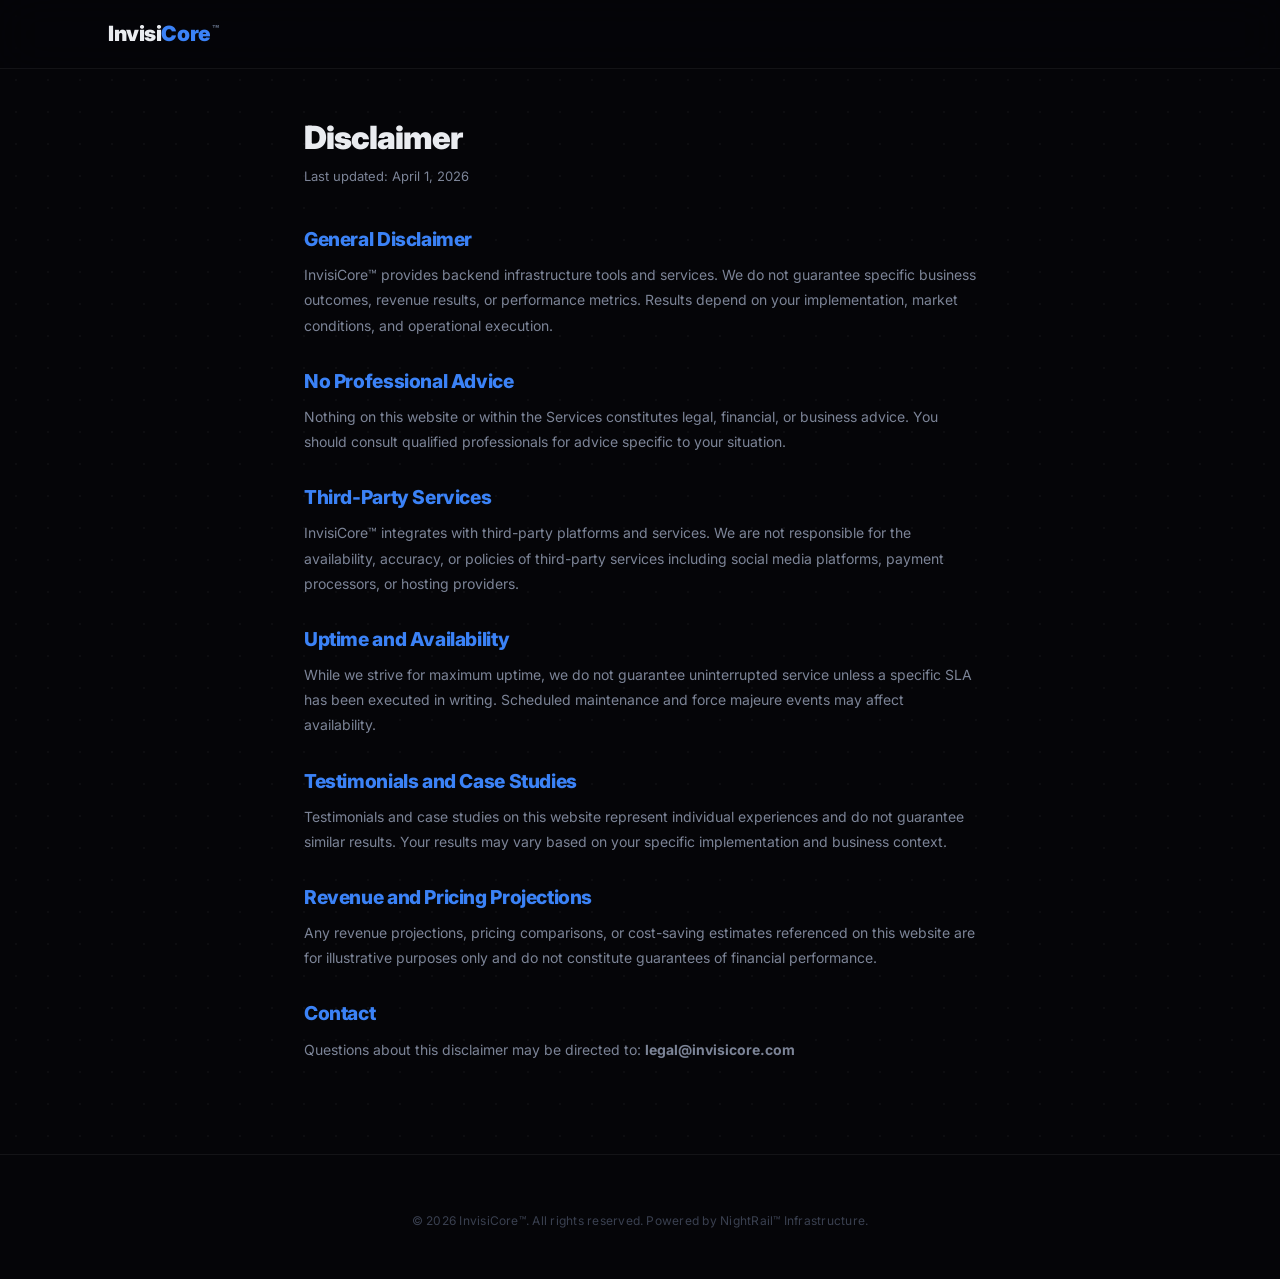
<file: disclaimer.html>
<!DOCTYPE html>
<html lang="en">
<head>
  <meta charset="UTF-8">
  <link rel="icon" type="image/svg+xml" href="/favicon.svg" />
  <meta name="viewport" content="width=device-width, initial-scale=1.0">
  <title>Disclaimer — InvisiCore™</title>
  <link rel="preconnect" href="https://fonts.googleapis.com">
  <link rel="preconnect" href="https://fonts.gstatic.com" crossorigin>
  <link href="https://fonts.googleapis.com/css2?family=Inter:wght@400;500;600;700;800;900&display=swap" rel="stylesheet">
  <link rel="stylesheet" href="style.css">
  <style>.legal{max-width:720px;margin:0 auto;padding:120px 24px 80px}.legal h1{font-size:2rem;margin-bottom:8px}.legal .legal-updated{font-size:13px;color:var(--gray-dark);margin-bottom:40px}.legal h2{font-size:1.2rem;margin:32px 0 12px;color:var(--blue)}.legal p,.legal li{font-size:14px;line-height:1.8;margin-bottom:12px}.legal ul{padding-left:20px}.legal a{color:var(--blue)}</style>
</head>
<body>
  <nav class="nav"><div class="container nav-inner"><a href="/" class="nav-logo"><span class="logo-invisi">Invisi</span><span class="logo-core">Core</span><span class="logo-tm">™</span></a></div></nav>

  <div class="legal">
    <h1>Disclaimer</h1>
    <p class="legal-updated">Last updated: April 1, 2026</p>

    <h2>General Disclaimer</h2>
    <p>InvisiCore™ provides backend infrastructure tools and services. We do not guarantee specific business outcomes, revenue results, or performance metrics. Results depend on your implementation, market conditions, and operational execution.</p>

    <h2>No Professional Advice</h2>
    <p>Nothing on this website or within the Services constitutes legal, financial, or business advice. You should consult qualified professionals for advice specific to your situation.</p>

    <h2>Third-Party Services</h2>
    <p>InvisiCore™ integrates with third-party platforms and services. We are not responsible for the availability, accuracy, or policies of third-party services including social media platforms, payment processors, or hosting providers.</p>

    <h2>Uptime and Availability</h2>
    <p>While we strive for maximum uptime, we do not guarantee uninterrupted service unless a specific SLA has been executed in writing. Scheduled maintenance and force majeure events may affect availability.</p>

    <h2>Testimonials and Case Studies</h2>
    <p>Testimonials and case studies on this website represent individual experiences and do not guarantee similar results. Your results may vary based on your specific implementation and business context.</p>

    <h2>Revenue and Pricing Projections</h2>
    <p>Any revenue projections, pricing comparisons, or cost-saving estimates referenced on this website are for illustrative purposes only and do not constitute guarantees of financial performance.</p>

    <h2>Contact</h2>
    <p>Questions about this disclaimer may be directed to: <strong>legal@invisicore.com</strong></p>
  </div>

  <footer class="footer"><div class="container footer-inner"><div class="footer-copy">&copy; 2026 InvisiCore™. All rights reserved. Powered by NightRail™ Infrastructure.</div></div></footer>
</body>
</html>
</file>
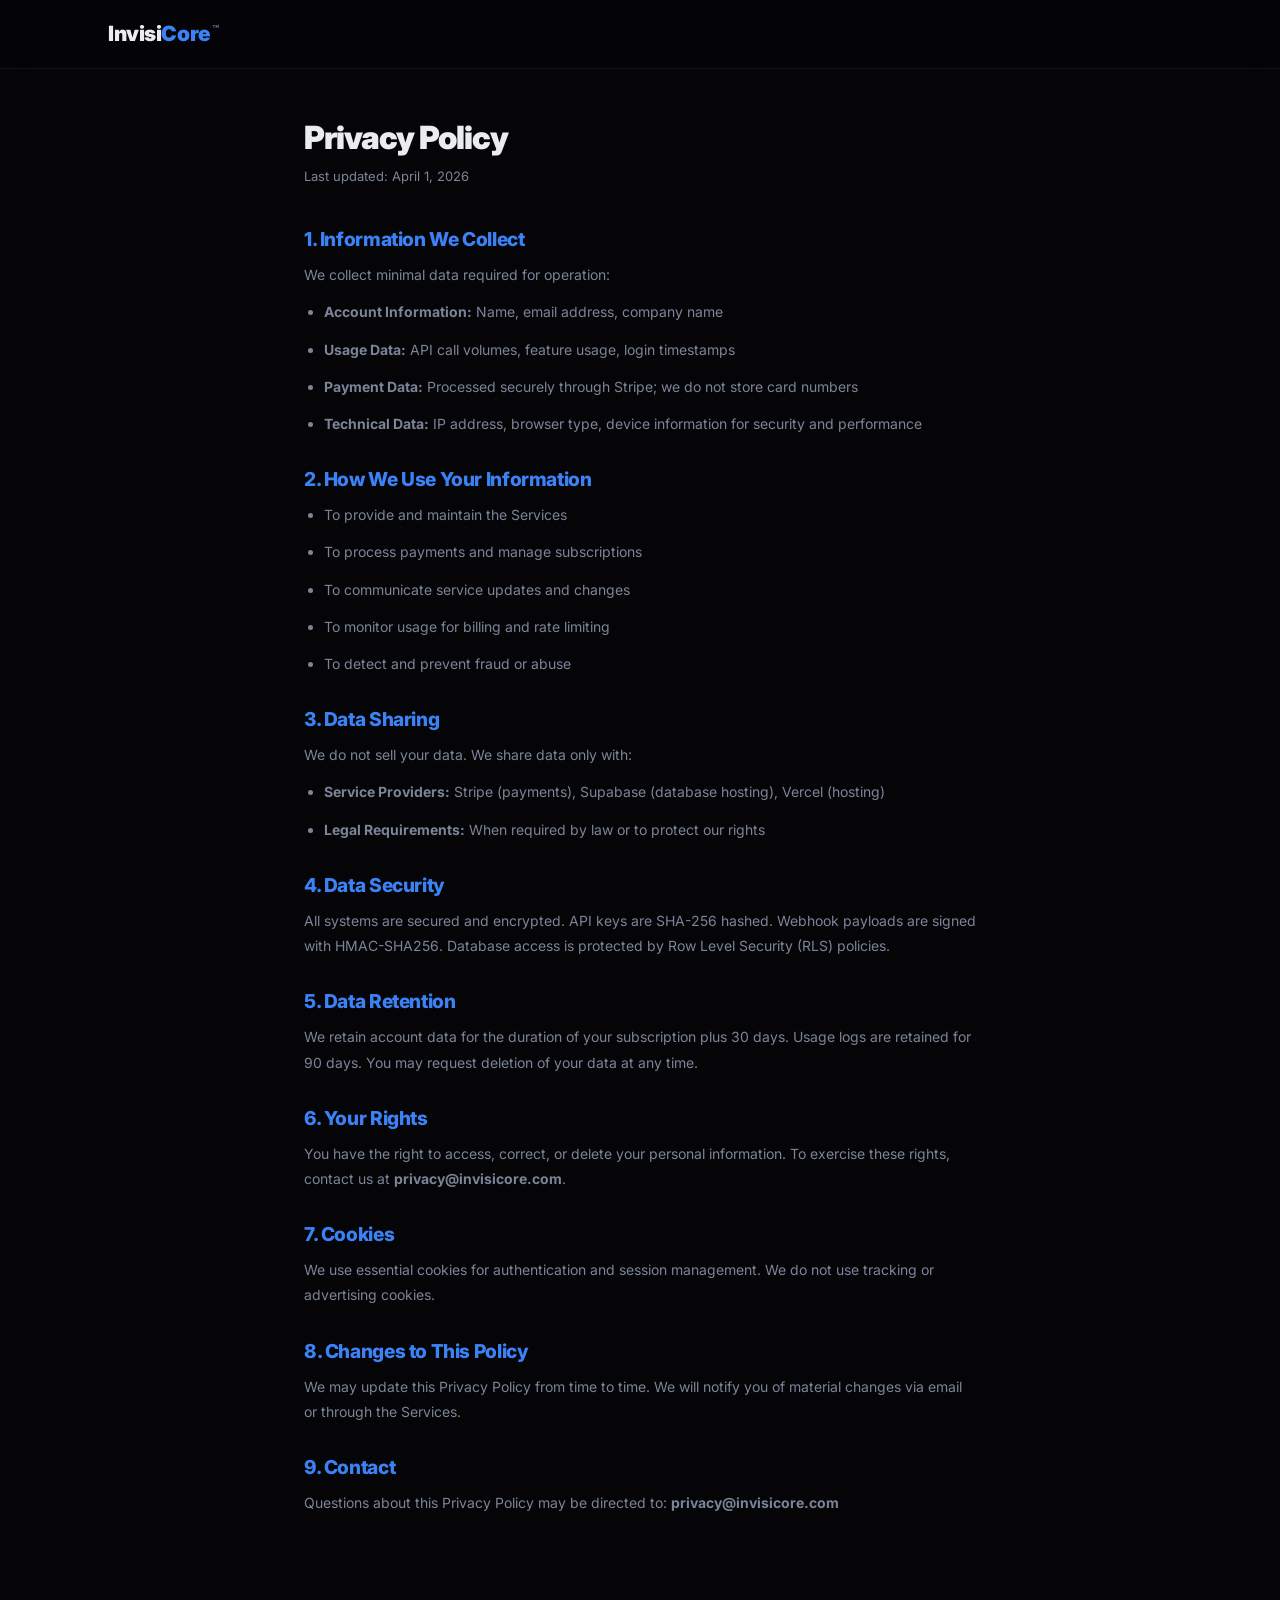
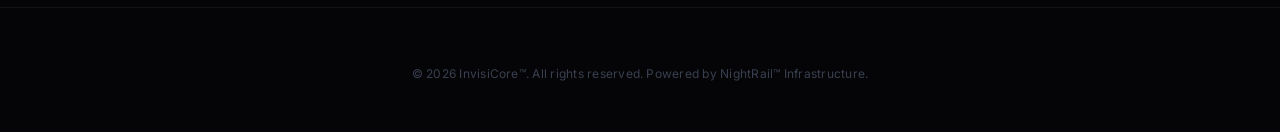
<file: privacy.html>
<!DOCTYPE html>
<html lang="en">
<head>
  <meta charset="UTF-8">
  <link rel="icon" type="image/svg+xml" href="/favicon.svg" />
  <meta name="viewport" content="width=device-width, initial-scale=1.0">
  <title>Privacy Policy — InvisiCore™</title>
  <link rel="preconnect" href="https://fonts.googleapis.com">
  <link rel="preconnect" href="https://fonts.gstatic.com" crossorigin>
  <link href="https://fonts.googleapis.com/css2?family=Inter:wght@400;500;600;700;800;900&display=swap" rel="stylesheet">
  <link rel="stylesheet" href="style.css">
  <style>.legal{max-width:720px;margin:0 auto;padding:120px 24px 80px}.legal h1{font-size:2rem;margin-bottom:8px}.legal .legal-updated{font-size:13px;color:var(--gray-dark);margin-bottom:40px}.legal h2{font-size:1.2rem;margin:32px 0 12px;color:var(--blue)}.legal p,.legal li{font-size:14px;line-height:1.8;margin-bottom:12px}.legal ul{padding-left:20px}.legal a{color:var(--blue)}</style>
</head>
<body>
  <nav class="nav"><div class="container nav-inner"><a href="/" class="nav-logo"><span class="logo-invisi">Invisi</span><span class="logo-core">Core</span><span class="logo-tm">™</span></a></div></nav>

  <div class="legal">
    <h1>Privacy Policy</h1>
    <p class="legal-updated">Last updated: April 1, 2026</p>

    <h2>1. Information We Collect</h2>
    <p>We collect minimal data required for operation:</p>
    <ul>
      <li><strong>Account Information:</strong> Name, email address, company name</li>
      <li><strong>Usage Data:</strong> API call volumes, feature usage, login timestamps</li>
      <li><strong>Payment Data:</strong> Processed securely through Stripe; we do not store card numbers</li>
      <li><strong>Technical Data:</strong> IP address, browser type, device information for security and performance</li>
    </ul>

    <h2>2. How We Use Your Information</h2>
    <ul>
      <li>To provide and maintain the Services</li>
      <li>To process payments and manage subscriptions</li>
      <li>To communicate service updates and changes</li>
      <li>To monitor usage for billing and rate limiting</li>
      <li>To detect and prevent fraud or abuse</li>
    </ul>

    <h2>3. Data Sharing</h2>
    <p>We do not sell your data. We share data only with:</p>
    <ul>
      <li><strong>Service Providers:</strong> Stripe (payments), Supabase (database hosting), Vercel (hosting)</li>
      <li><strong>Legal Requirements:</strong> When required by law or to protect our rights</li>
    </ul>

    <h2>4. Data Security</h2>
    <p>All systems are secured and encrypted. API keys are SHA-256 hashed. Webhook payloads are signed with HMAC-SHA256. Database access is protected by Row Level Security (RLS) policies.</p>

    <h2>5. Data Retention</h2>
    <p>We retain account data for the duration of your subscription plus 30 days. Usage logs are retained for 90 days. You may request deletion of your data at any time.</p>

    <h2>6. Your Rights</h2>
    <p>You have the right to access, correct, or delete your personal information. To exercise these rights, contact us at <strong>privacy@invisicore.com</strong>.</p>

    <h2>7. Cookies</h2>
    <p>We use essential cookies for authentication and session management. We do not use tracking or advertising cookies.</p>

    <h2>8. Changes to This Policy</h2>
    <p>We may update this Privacy Policy from time to time. We will notify you of material changes via email or through the Services.</p>

    <h2>9. Contact</h2>
    <p>Questions about this Privacy Policy may be directed to: <strong>privacy@invisicore.com</strong></p>
  </div>

  <footer class="footer"><div class="container footer-inner"><div class="footer-copy">&copy; 2026 InvisiCore™. All rights reserved. Powered by NightRail™ Infrastructure.</div></div></footer>
</body>
</html>
</file>
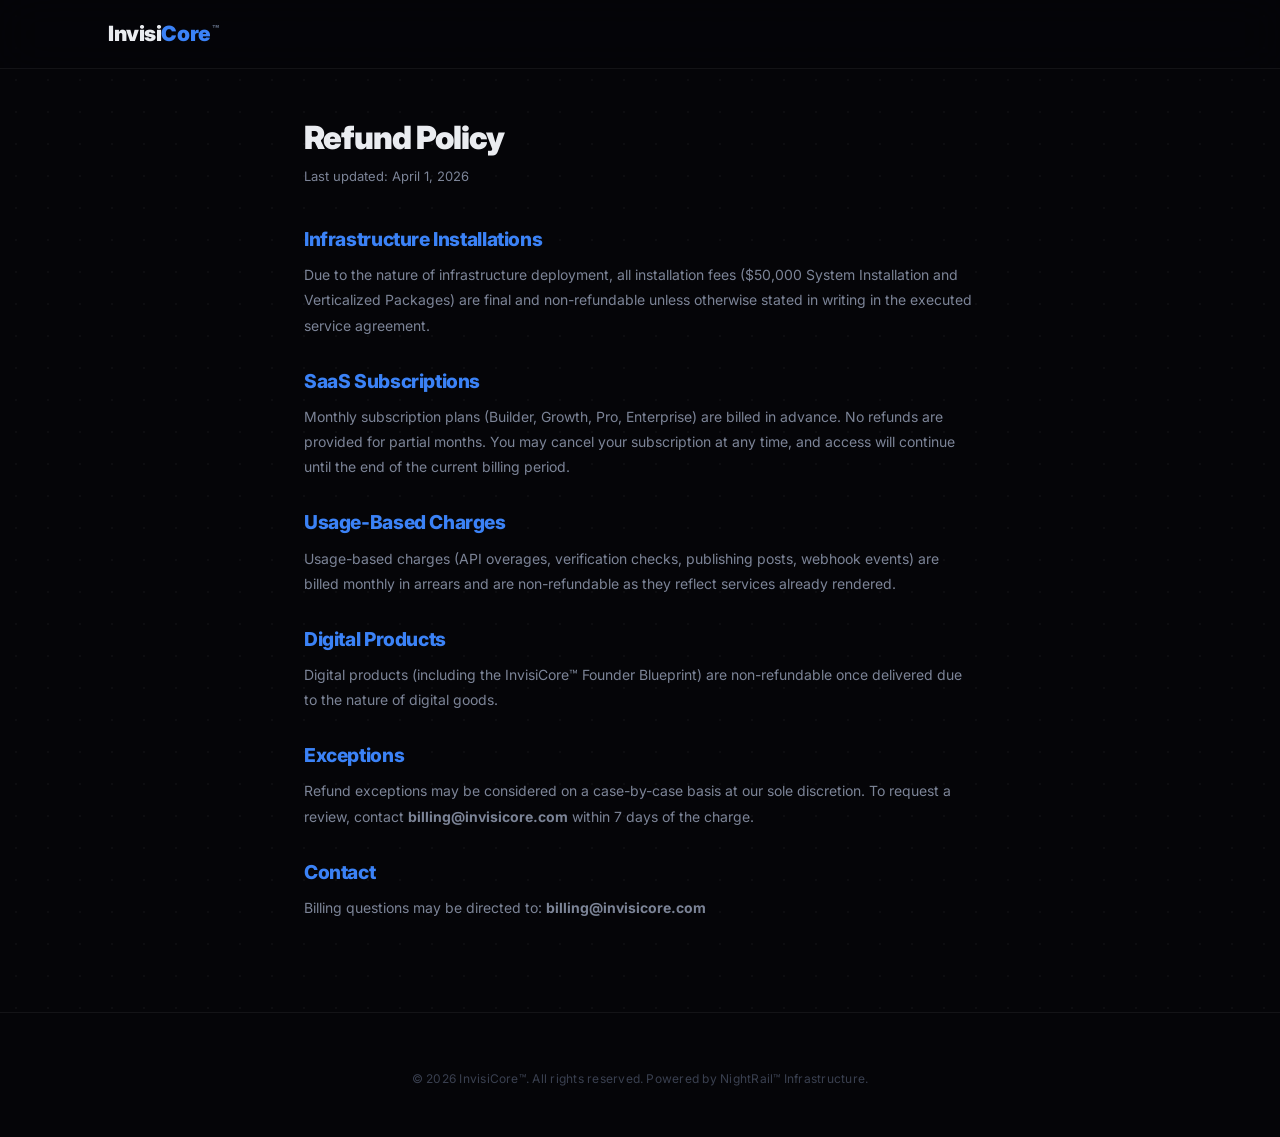
<file: refunds.html>
<!DOCTYPE html>
<html lang="en">
<head>
  <meta charset="UTF-8">
  <link rel="icon" type="image/svg+xml" href="/favicon.svg" />
  <meta name="viewport" content="width=device-width, initial-scale=1.0">
  <title>Refund Policy — InvisiCore™</title>
  <link rel="preconnect" href="https://fonts.googleapis.com">
  <link rel="preconnect" href="https://fonts.gstatic.com" crossorigin>
  <link href="https://fonts.googleapis.com/css2?family=Inter:wght@400;500;600;700;800;900&display=swap" rel="stylesheet">
  <link rel="stylesheet" href="style.css">
  <style>.legal{max-width:720px;margin:0 auto;padding:120px 24px 80px}.legal h1{font-size:2rem;margin-bottom:8px}.legal .legal-updated{font-size:13px;color:var(--gray-dark);margin-bottom:40px}.legal h2{font-size:1.2rem;margin:32px 0 12px;color:var(--blue)}.legal p,.legal li{font-size:14px;line-height:1.8;margin-bottom:12px}.legal ul{padding-left:20px}.legal a{color:var(--blue)}</style>
</head>
<body>
  <nav class="nav"><div class="container nav-inner"><a href="/" class="nav-logo"><span class="logo-invisi">Invisi</span><span class="logo-core">Core</span><span class="logo-tm">™</span></a></div></nav>

  <div class="legal">
    <h1>Refund Policy</h1>
    <p class="legal-updated">Last updated: April 1, 2026</p>

    <h2>Infrastructure Installations</h2>
    <p>Due to the nature of infrastructure deployment, all installation fees ($50,000 System Installation and Verticalized Packages) are final and non-refundable unless otherwise stated in writing in the executed service agreement.</p>

    <h2>SaaS Subscriptions</h2>
    <p>Monthly subscription plans (Builder, Growth, Pro, Enterprise) are billed in advance. No refunds are provided for partial months. You may cancel your subscription at any time, and access will continue until the end of the current billing period.</p>

    <h2>Usage-Based Charges</h2>
    <p>Usage-based charges (API overages, verification checks, publishing posts, webhook events) are billed monthly in arrears and are non-refundable as they reflect services already rendered.</p>

    <h2>Digital Products</h2>
    <p>Digital products (including the InvisiCore™ Founder Blueprint) are non-refundable once delivered due to the nature of digital goods.</p>

    <h2>Exceptions</h2>
    <p>Refund exceptions may be considered on a case-by-case basis at our sole discretion. To request a review, contact <strong>billing@invisicore.com</strong> within 7 days of the charge.</p>

    <h2>Contact</h2>
    <p>Billing questions may be directed to: <strong>billing@invisicore.com</strong></p>
  </div>

  <footer class="footer"><div class="container footer-inner"><div class="footer-copy">&copy; 2026 InvisiCore™. All rights reserved. Powered by NightRail™ Infrastructure.</div></div></footer>
</body>
</html>
</file>
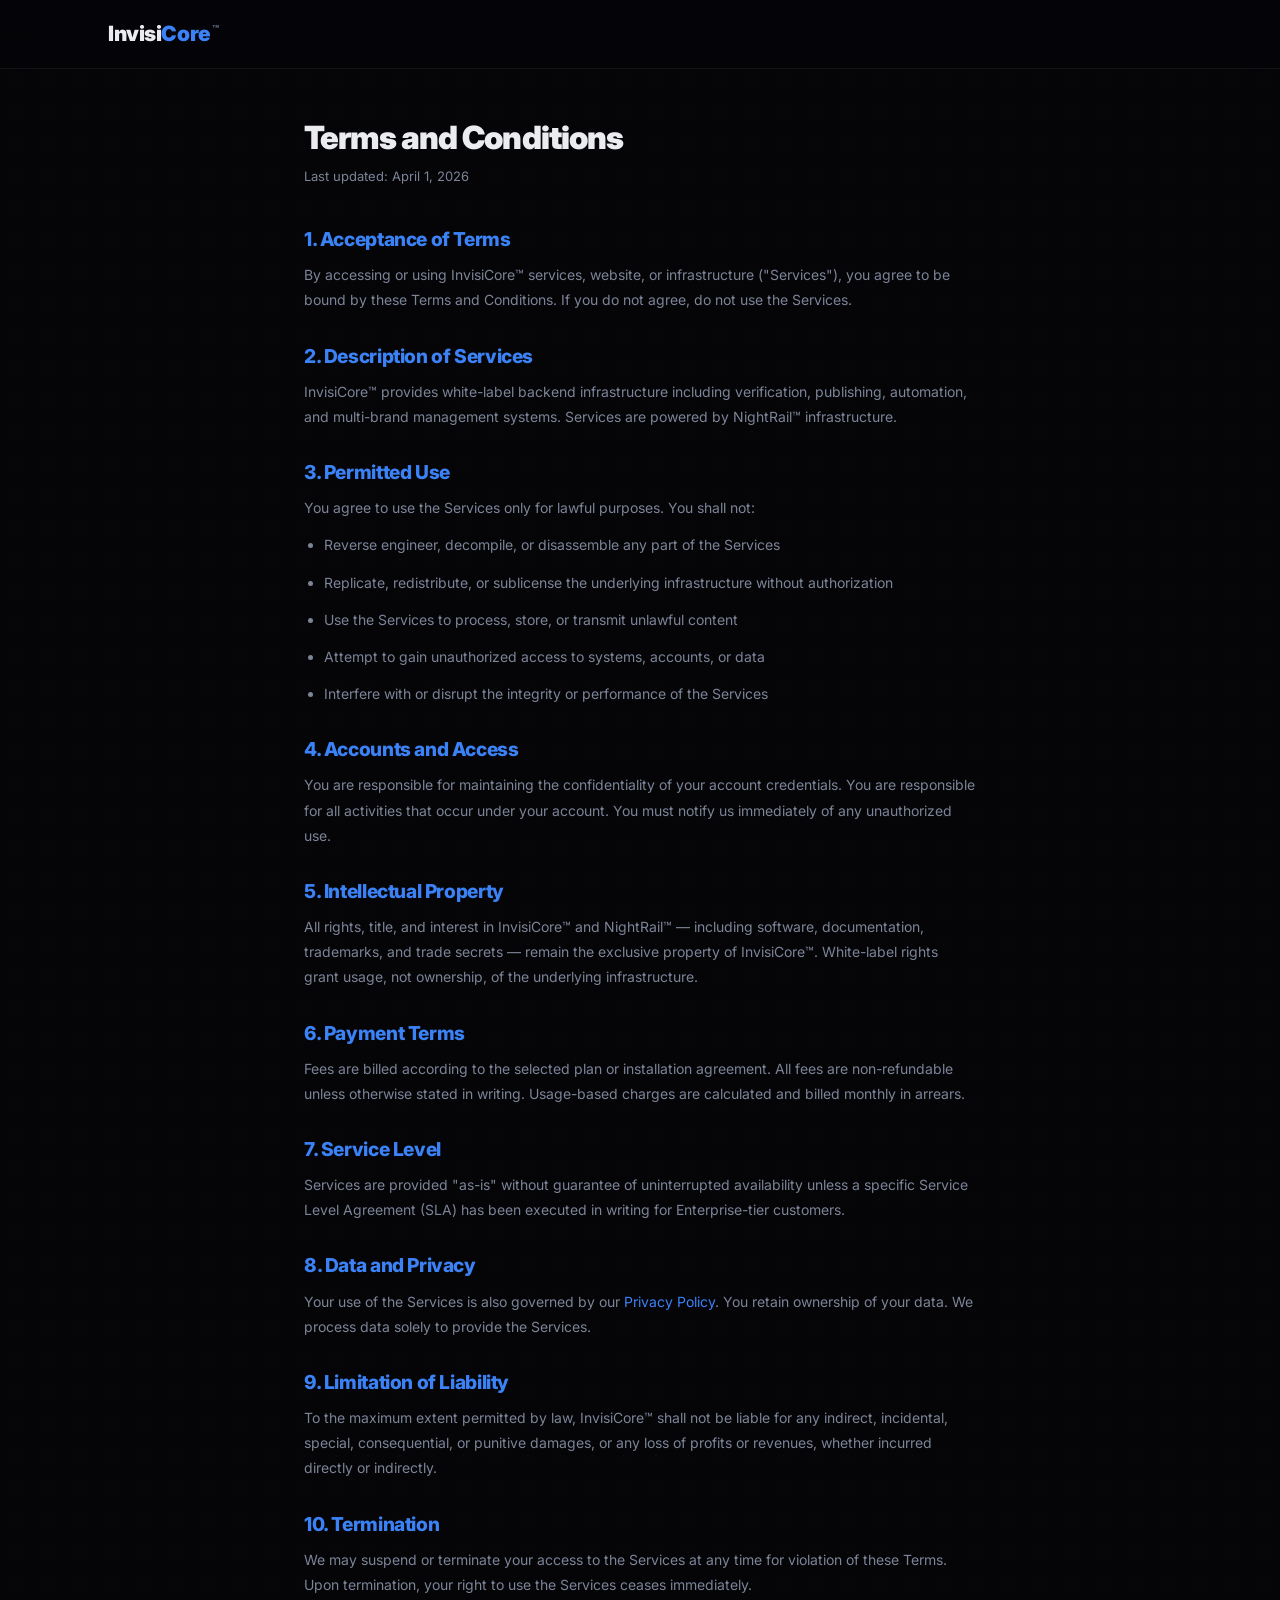
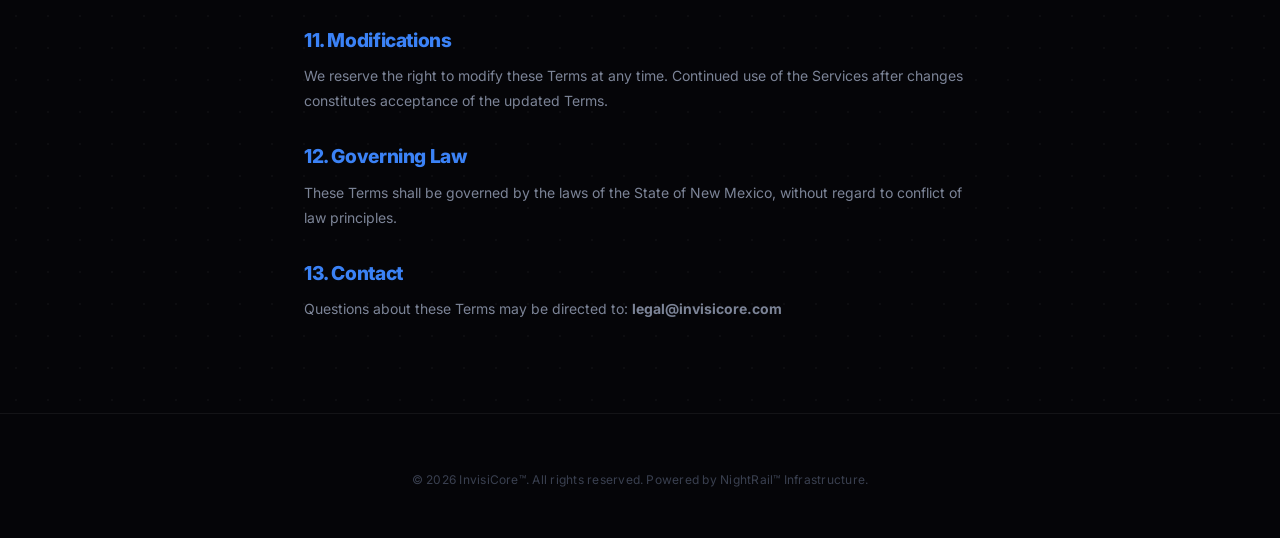
<file: terms.html>
<!DOCTYPE html>
<html lang="en">
<head>
  <meta charset="UTF-8">
  <link rel="icon" type="image/svg+xml" href="/favicon.svg" />
  <meta name="viewport" content="width=device-width, initial-scale=1.0">
  <title>Terms and Conditions — InvisiCore™</title>
  <link rel="preconnect" href="https://fonts.googleapis.com">
  <link rel="preconnect" href="https://fonts.gstatic.com" crossorigin>
  <link href="https://fonts.googleapis.com/css2?family=Inter:wght@400;500;600;700;800;900&display=swap" rel="stylesheet">
  <link rel="stylesheet" href="style.css">
  <style>.legal{max-width:720px;margin:0 auto;padding:120px 24px 80px}.legal h1{font-size:2rem;margin-bottom:8px}.legal .legal-updated{font-size:13px;color:var(--gray-dark);margin-bottom:40px}.legal h2{font-size:1.2rem;margin:32px 0 12px;color:var(--blue)}.legal p,.legal li{font-size:14px;line-height:1.8;margin-bottom:12px}.legal ul{padding-left:20px}.legal a{color:var(--blue)}</style>
</head>
<body>
  <nav class="nav"><div class="container nav-inner"><a href="/" class="nav-logo"><span class="logo-invisi">Invisi</span><span class="logo-core">Core</span><span class="logo-tm">™</span></a></div></nav>

  <div class="legal">
    <h1>Terms and Conditions</h1>
    <p class="legal-updated">Last updated: April 1, 2026</p>

    <h2>1. Acceptance of Terms</h2>
    <p>By accessing or using InvisiCore™ services, website, or infrastructure ("Services"), you agree to be bound by these Terms and Conditions. If you do not agree, do not use the Services.</p>

    <h2>2. Description of Services</h2>
    <p>InvisiCore™ provides white-label backend infrastructure including verification, publishing, automation, and multi-brand management systems. Services are powered by NightRail™ infrastructure.</p>

    <h2>3. Permitted Use</h2>
    <p>You agree to use the Services only for lawful purposes. You shall not:</p>
    <ul>
      <li>Reverse engineer, decompile, or disassemble any part of the Services</li>
      <li>Replicate, redistribute, or sublicense the underlying infrastructure without authorization</li>
      <li>Use the Services to process, store, or transmit unlawful content</li>
      <li>Attempt to gain unauthorized access to systems, accounts, or data</li>
      <li>Interfere with or disrupt the integrity or performance of the Services</li>
    </ul>

    <h2>4. Accounts and Access</h2>
    <p>You are responsible for maintaining the confidentiality of your account credentials. You are responsible for all activities that occur under your account. You must notify us immediately of any unauthorized use.</p>

    <h2>5. Intellectual Property</h2>
    <p>All rights, title, and interest in InvisiCore™ and NightRail™ — including software, documentation, trademarks, and trade secrets — remain the exclusive property of InvisiCore™. White-label rights grant usage, not ownership, of the underlying infrastructure.</p>

    <h2>6. Payment Terms</h2>
    <p>Fees are billed according to the selected plan or installation agreement. All fees are non-refundable unless otherwise stated in writing. Usage-based charges are calculated and billed monthly in arrears.</p>

    <h2>7. Service Level</h2>
    <p>Services are provided "as-is" without guarantee of uninterrupted availability unless a specific Service Level Agreement (SLA) has been executed in writing for Enterprise-tier customers.</p>

    <h2>8. Data and Privacy</h2>
    <p>Your use of the Services is also governed by our <a href="privacy.html">Privacy Policy</a>. You retain ownership of your data. We process data solely to provide the Services.</p>

    <h2>9. Limitation of Liability</h2>
    <p>To the maximum extent permitted by law, InvisiCore™ shall not be liable for any indirect, incidental, special, consequential, or punitive damages, or any loss of profits or revenues, whether incurred directly or indirectly.</p>

    <h2>10. Termination</h2>
    <p>We may suspend or terminate your access to the Services at any time for violation of these Terms. Upon termination, your right to use the Services ceases immediately.</p>

    <h2>11. Modifications</h2>
    <p>We reserve the right to modify these Terms at any time. Continued use of the Services after changes constitutes acceptance of the updated Terms.</p>

    <h2>12. Governing Law</h2>
    <p>These Terms shall be governed by the laws of the State of New Mexico, without regard to conflict of law principles.</p>

    <h2>13. Contact</h2>
    <p>Questions about these Terms may be directed to: <strong>legal@invisicore.com</strong></p>
  </div>

  <footer class="footer"><div class="container footer-inner"><div class="footer-copy">&copy; 2026 InvisiCore™. All rights reserved. Powered by NightRail™ Infrastructure.</div></div></footer>
</body>
</html>
</file>
<file: style.css>
/* ============================================================
   InvisiCore™ — Enterprise Infrastructure Aesthetic
   Palette: Void #050508, Obsidian #0B0E18, Steel #141928
           Signal Blue #3B82F6, Ice #93C5FD, Smoke #7C8497
   Font: Inter
   ============================================================ */

*, *::before, *::after { margin: 0; padding: 0; box-sizing: border-box; }

:root {
  --void: #050508;
  --obsidian: #0B0E18;
  --steel: #141928;
  --slate: #1C2236;
  --border: rgba(255,255,255,0.06);
  --border-hover: rgba(59,130,246,0.25);
  --blue: #3B82F6;
  --blue-mid: #2563EB;
  --blue-light: #93C5FD;
  --blue-glow: rgba(59,130,246,0.15);
  --smoke: #7C8497;
  --ash: #515B6E;
  --ember: #3A4050;
  --white: #EAECF0;
  --red: #F87171;
  --green: #34D399;
  --gold: #FBBF24;
  --radius: 16px;
  --radius-sm: 10px;
}

html { scroll-behavior: smooth; }

body {
  font-family: 'Inter', -apple-system, BlinkMacSystemFont, sans-serif;
  background: var(--void);
  color: var(--smoke);
  line-height: 1.65;
  -webkit-font-smoothing: antialiased;
  -moz-osx-font-smoothing: grayscale;
  /* Subtle dot grid across entire page */
  background-image: radial-gradient(rgba(255,255,255,0.03) 1px, transparent 1px);
  background-size: 32px 32px;
}

.container { max-width: 1120px; margin: 0 auto; padding: 0 28px; }

h1, h2, h3, h4 { color: var(--white); line-height: 1.15; }
h1 { font-size: clamp(2.6rem, 5.5vw, 3.8rem); font-weight: 900; letter-spacing: -0.03em; }
h2 { font-size: clamp(1.9rem, 3.5vw, 2.6rem); font-weight: 800; letter-spacing: -0.02em; }
h3 { font-size: 1.2rem; font-weight: 700; letter-spacing: -0.01em; }

a { color: var(--blue); text-decoration: none; }

.text-blue { color: var(--blue-light); }
.text-red { color: var(--red); }
.text-green { color: var(--green); }

/* ─── BUTTONS ─── */
.btn {
  display: inline-flex; align-items: center; justify-content: center;
  padding: 13px 30px; border-radius: var(--radius-sm); font-size: 14px; font-weight: 700;
  text-decoration: none; cursor: pointer; transition: all 0.25s ease; border: none;
  letter-spacing: 0.01em;
}
.btn-sm { padding: 9px 22px; font-size: 13px; }
.btn-lg { padding: 17px 40px; font-size: 15px; letter-spacing: 0.02em; }
.btn-block { width: 100%; }
.btn-primary {
  background: linear-gradient(135deg, var(--blue) 0%, var(--blue-mid) 100%);
  color: #fff;
  box-shadow: 0 0 20px rgba(59,130,246,0.2), 0 2px 8px rgba(0,0,0,0.3);
}
.btn-primary:hover {
  background: linear-gradient(135deg, var(--blue-light) 0%, var(--blue) 100%);
  box-shadow: 0 0 32px rgba(59,130,246,0.35), 0 4px 12px rgba(0,0,0,0.3);
  transform: translateY(-1px);
}
.btn-outline {
  background: transparent; color: var(--blue-light);
  border: 1px solid rgba(59,130,246,0.35);
  box-shadow: 0 0 12px rgba(59,130,246,0.05);
}
.btn-outline:hover {
  background: rgba(59,130,246,0.08);
  border-color: rgba(59,130,246,0.6);
  box-shadow: 0 0 20px rgba(59,130,246,0.12);
}

/* ─── NAV ─── */
.nav {
  position: fixed; top: 0; left: 0; right: 0; z-index: 100;
  background: rgba(5,5,8,0.75); backdrop-filter: blur(24px) saturate(1.2);
  border-bottom: 1px solid var(--border);
}
.nav-inner { display: flex; align-items: center; justify-content: space-between; height: 68px; }
.nav-logo { font-size: 21px; font-weight: 900; text-decoration: none; letter-spacing: -0.02em; }
.logo-invisi { color: var(--white); }
.logo-core { color: var(--blue); }
.logo-tm { color: var(--ash); font-size: 11px; vertical-align: super; margin-left: 1px; }
.nav-links { display: flex; align-items: center; gap: 36px; }
.nav-links a { color: var(--smoke); font-size: 13px; font-weight: 500; text-decoration: none; transition: color 0.25s; letter-spacing: 0.01em; }
.nav-links a:hover { color: var(--white); }
.nav-toggle { display: none; background: none; border: none; cursor: pointer; padding: 4px; }
.nav-toggle span { display: block; width: 22px; height: 2px; background: var(--white); margin: 5px 0; transition: 0.3s; border-radius: 2px; }

/* ─── HERO ─── */
.hero {
  position: relative; padding: 180px 0 120px; text-align: center; overflow: hidden;
  background: linear-gradient(180deg, var(--steel) 0%, var(--obsidian) 40%, var(--void) 100%);
}
.hero-inner { position: relative; z-index: 2; }
.hero-badge {
  display: inline-block; padding: 7px 18px; border-radius: 100px;
  font-size: 10px; font-weight: 700; text-transform: uppercase; letter-spacing: 2.5px;
  color: var(--blue-light); border: 1px solid rgba(59,130,246,0.25);
  background: rgba(59,130,246,0.06); margin-bottom: 28px;
}
.hero h1 { margin-bottom: 0; }
.hero-sub { max-width: 620px; margin: 24px auto 0; font-size: 17px; color: var(--smoke); line-height: 1.75; }
.hero-cta { display: flex; gap: 16px; justify-content: center; margin-top: 40px; }
.hero-proof {
  display: flex; justify-content: center; align-items: center; gap: 48px;
  margin-top: 72px; padding-top: 48px;
  border-top: 1px solid var(--border);
}
.proof-num { display: block; font-size: 26px; font-weight: 900; color: var(--white); letter-spacing: -0.02em; }
.proof-label { display: block; font-size: 11px; color: var(--ash); margin-top: 6px; text-transform: uppercase; letter-spacing: 1px; font-weight: 500; }
.proof-divider { width: 1px; height: 44px; background: linear-gradient(180deg, transparent, rgba(59,130,246,0.2), transparent); }

/* Hero background effects */
.hero-glow {
  position: absolute; top: -300px; left: 50%; transform: translateX(-50%);
  width: 1000px; height: 1000px; border-radius: 50%;
  background: radial-gradient(circle, rgba(59,130,246,0.1) 0%, rgba(37,99,235,0.04) 40%, transparent 70%);
  pointer-events: none; z-index: 0;
}
.hero::after {
  content: ''; position: absolute; bottom: 0; left: 0; right: 0; height: 1px;
  background: linear-gradient(90deg, transparent, rgba(59,130,246,0.15), transparent);
}

/* ─── SECTIONS ─── */
.section { padding: 110px 0; position: relative; }
.section-dark { background: var(--obsidian); }
.section-dark::before,
.section-dark::after {
  content: ''; position: absolute; left: 0; right: 0; height: 1px;
  background: linear-gradient(90deg, transparent, var(--border), transparent);
}
.section-dark::before { top: 0; }
.section-dark::after { bottom: 0; }
.section-label {
  font-size: 11px; font-weight: 700; text-transform: uppercase; letter-spacing: 3px;
  color: var(--blue); margin-bottom: 14px;
}
.section-sub { max-width: 580px; font-size: 16px; color: var(--smoke); margin-top: 14px; margin-bottom: 56px; line-height: 1.75; }

/* ─── CARD BASE (shared glass treatment) ─── */
.problem-card,
.feature-card,
.usecase-card,
.pricing-card,
.vertical-card,
.testimonial-card {
  border-radius: var(--radius);
  border: 1px solid var(--border);
  transition: border-color 0.3s ease, box-shadow 0.3s ease, transform 0.3s ease;
}
.problem-card:hover,
.feature-card:hover,
.usecase-card:hover,
.vertical-card:hover,
.testimonial-card:hover {
  border-color: var(--border-hover);
  box-shadow: 0 0 40px rgba(59,130,246,0.06), 0 8px 32px rgba(0,0,0,0.2);
  transform: translateY(-2px);
}

/* ─── PROBLEM ─── */
.problem-grid { display: grid; grid-template-columns: repeat(3, 1fr); gap: 24px; margin-top: 56px; }
.problem-card {
  padding: 36px; background: rgba(11,14,24,0.6);
  backdrop-filter: blur(8px);
}
.problem-icon { font-size: 32px; margin-bottom: 20px; filter: grayscale(0.2); }
.problem-card h3 { margin-bottom: 10px; font-size: 1.1rem; }
.problem-card p { font-size: 14px; line-height: 1.7; }

/* ─── FEATURES ─── */
.features-grid { display: grid; grid-template-columns: repeat(4, 1fr); gap: 20px; }
.feature-card {
  padding: 30px; background: linear-gradient(160deg, var(--steel) 0%, var(--obsidian) 100%);
  position: relative; overflow: hidden;
}
.feature-card::before {
  content: ''; position: absolute; top: 0; left: 0; right: 0; height: 1px;
  background: linear-gradient(90deg, transparent, rgba(59,130,246,0.15), transparent);
  opacity: 0; transition: opacity 0.3s;
}
.feature-card:hover::before { opacity: 1; }
.feature-icon { font-size: 30px; margin-bottom: 16px; }
.feature-card h3 { font-size: 14px; margin-bottom: 10px; text-transform: uppercase; letter-spacing: 0.03em; }
.feature-card p { font-size: 13px; line-height: 1.7; color: var(--smoke); }
.feature-tier {
  display: inline-block; margin-top: 16px; padding: 4px 12px; border-radius: 100px;
  font-size: 10px; font-weight: 700; text-transform: uppercase; letter-spacing: 1.2px;
  color: var(--green); border: 1px solid rgba(52,211,153,0.2);
  background: rgba(52,211,153,0.06);
}

/* ─── ARCHITECTURE ─── */
.arch-grid { display: grid; grid-template-columns: 1fr 80px 1fr; gap: 0; align-items: center; margin-top: 56px; }
.arch-card {
  padding: 40px; border-radius: var(--radius);
  border: 1px solid var(--border);
}
.arch-invisicore {
  background: linear-gradient(135deg, rgba(59,130,246,0.08) 0%, rgba(59,130,246,0.02) 100%);
  border-color: rgba(59,130,246,0.18);
}
.arch-nightrail {
  background: linear-gradient(135deg, rgba(5,5,8,0.8) 0%, rgba(11,14,24,0.5) 100%);
  border-color: var(--border);
}
.arch-label {
  font-size: 10px; font-weight: 700; text-transform: uppercase; letter-spacing: 2.5px;
  color: var(--blue); margin-bottom: 10px;
}
.arch-nightrail .arch-label { color: var(--ash); }
.arch-card h3 { font-size: 24px; margin-bottom: 14px; letter-spacing: -0.02em; }
.arch-card p { font-size: 14px; margin-bottom: 20px; line-height: 1.7; }
.arch-card ul { list-style: none; }
.arch-card li { font-size: 13px; padding: 5px 0; color: var(--smoke); display: flex; align-items: center; gap: 10px; }
.arch-card li::before { content: "\2713"; color: var(--blue); font-weight: 700; font-size: 11px; flex-shrink: 0; }
.arch-nightrail li::before { color: var(--ash); }
.arch-connector { display: flex; flex-direction: column; align-items: center; justify-content: center; gap: 0; }
.arch-line { width: 2px; height: 50px; background: linear-gradient(180deg, rgba(59,130,246,0.3), rgba(59,130,246,0.08)); }
.arch-dot {
  width: 12px; height: 12px; border-radius: 50%; background: var(--blue);
  box-shadow: 0 0 16px rgba(59,130,246,0.5), 0 0 4px rgba(59,130,246,0.8);
  animation: pulse-dot 2.5s ease-in-out infinite;
}
@keyframes pulse-dot {
  0%, 100% { box-shadow: 0 0 16px rgba(59,130,246,0.5), 0 0 4px rgba(59,130,246,0.8); }
  50% { box-shadow: 0 0 24px rgba(59,130,246,0.7), 0 0 8px rgba(59,130,246,1); }
}

/* ─── USE CASES ─── */
.usecases-grid { display: grid; grid-template-columns: repeat(2, 1fr); gap: 24px; margin-top: 56px; }
.usecase-card {
  padding: 40px; background: linear-gradient(160deg, var(--steel) 0%, var(--obsidian) 100%);
  position: relative;
}
.usecase-card h3 { margin-bottom: 14px; color: var(--blue-light); font-size: 1.15rem; }
.usecase-card p { font-size: 14px; line-height: 1.75; }

/* ─── PRICING ─── */
.pricing-flagship {
  text-align: center; padding: 56px 48px; border-radius: var(--radius);
  background: linear-gradient(160deg, rgba(59,130,246,0.06) 0%, rgba(37,99,235,0.02) 100%);
  border: 1px solid rgba(59,130,246,0.18);
  margin-bottom: 56px; position: relative; overflow: hidden;
}
.pricing-flagship::before {
  content: ''; position: absolute; top: 0; left: 0; right: 0; height: 1px;
  background: linear-gradient(90deg, transparent, rgba(59,130,246,0.3), transparent);
}
.flagship-badge {
  display: inline-block; padding: 5px 16px; border-radius: 100px;
  font-size: 10px; font-weight: 700; text-transform: uppercase; letter-spacing: 2px;
  background: linear-gradient(135deg, var(--blue) 0%, var(--blue-mid) 100%);
  color: #fff; margin-bottom: 20px;
  box-shadow: 0 0 20px rgba(59,130,246,0.25);
}
.flagship-price {
  font-size: 56px; font-weight: 900; color: var(--white); margin: 16px 0 8px;
  letter-spacing: -0.03em;
  background: linear-gradient(135deg, var(--white) 0%, var(--blue-light) 100%);
  -webkit-background-clip: text; -webkit-text-fill-color: transparent;
  background-clip: text;
}
.flagship-desc { font-size: 16px; color: var(--smoke); max-width: 480px; margin: 0 auto 28px; line-height: 1.7; }
.flagship-includes { display: grid; grid-template-columns: 1fr 1fr; gap: 28px; text-align: left; max-width: 580px; margin: 0 auto 36px; }
.flagship-col h4 { font-size: 11px; font-weight: 700; text-transform: uppercase; letter-spacing: 1.5px; color: var(--blue); margin-bottom: 14px; }
.flagship-col ul { list-style: none; }
.flagship-col li { font-size: 13px; padding: 5px 0; color: var(--smoke); display: flex; align-items: center; gap: 10px; }
.flagship-col li::before { content: "\2713"; color: var(--green); font-weight: 700; font-size: 11px; flex-shrink: 0; }

.pricing-saas-label {
  text-align: center; font-size: 12px; font-weight: 600; color: var(--ash);
  text-transform: uppercase; letter-spacing: 3px; margin-bottom: 36px;
}
.pricing-grid { display: grid; grid-template-columns: repeat(4, 1fr); gap: 16px; margin-bottom: 56px; }
.pricing-card {
  padding: 32px 28px; background: rgba(11,14,24,0.6);
  backdrop-filter: blur(8px); display: flex; flex-direction: column;
}
.pricing-card-highlight {
  border: 1px solid rgba(59,130,246,0.3);
  background: linear-gradient(160deg, rgba(59,130,246,0.07) 0%, rgba(11,14,24,0.6) 100%);
  position: relative;
  box-shadow: 0 0 40px rgba(59,130,246,0.06);
}
.pricing-popular {
  position: absolute; top: -12px; left: 50%; transform: translateX(-50%);
  padding: 5px 16px; border-radius: 100px; font-size: 10px; font-weight: 800;
  background: linear-gradient(135deg, var(--blue) 0%, var(--blue-mid) 100%);
  color: #fff; letter-spacing: 1.5px;
  box-shadow: 0 0 16px rgba(59,130,246,0.3);
}
.pricing-tier { font-size: 12px; font-weight: 700; color: var(--blue-light); margin-bottom: 10px; text-transform: uppercase; letter-spacing: 1px; }
.pricing-price { font-size: 34px; font-weight: 900; color: var(--white); letter-spacing: -0.02em; }
.pricing-price span { font-size: 14px; color: var(--ash); font-weight: 500; }
.pricing-anchor { font-size: 11px; color: var(--green); font-weight: 600; font-style: italic; margin: 6px 0 20px; }
.pricing-card ul { list-style: none; flex: 1; margin-bottom: 24px; }
.pricing-card li { font-size: 13px; padding: 5px 0; color: var(--smoke); display: flex; align-items: center; gap: 8px; }
.pricing-card li::before { content: "\2713"; color: var(--green); font-weight: 700; font-size: 10px; flex-shrink: 0; }

/* ─── USAGE TABLE ─── */
.usage-section {
  background: rgba(11,14,24,0.5); border-radius: var(--radius); padding: 36px;
  border: 1px solid var(--border); backdrop-filter: blur(8px);
}
.usage-section h3 { margin-bottom: 10px; }
.usage-section > p { font-size: 13px; color: var(--smoke); margin-bottom: 24px; line-height: 1.7; }
.usage-table { width: 100%; border-collapse: collapse; font-size: 13px; }
.usage-table th {
  text-align: left; padding: 12px 18px; font-size: 10px; font-weight: 700;
  text-transform: uppercase; letter-spacing: 1.5px; color: var(--ash);
  border-bottom: 1px solid rgba(255,255,255,0.06);
}
.usage-table td { padding: 12px 18px; border-bottom: 1px solid rgba(255,255,255,0.03); color: var(--smoke); }
.usage-table td:last-child { color: var(--green); font-weight: 600; }
.usage-table tr:hover td { background: rgba(59,130,246,0.02); }

/* ─── VERTICALIZED ─── */
.vertical-grid { display: grid; grid-template-columns: 1fr 1fr; gap: 20px; margin-top: 56px; }
.vertical-card {
  padding: 32px; background: linear-gradient(160deg, var(--steel) 0%, var(--obsidian) 100%);
  position: relative;
}
.vertical-card h3 { font-size: 16px; margin-bottom: 6px; }
.vertical-target { font-size: 11px; font-weight: 600; color: var(--gold); margin-bottom: 14px; text-transform: uppercase; letter-spacing: 1px; }
.vertical-card p { font-size: 13px; margin-bottom: 10px; line-height: 1.7; }
.vertical-price {
  font-size: 24px; font-weight: 900; color: var(--gold); margin-top: 16px;
  text-shadow: 0 0 20px rgba(251,191,36,0.15);
}

/* ─── TESTIMONIALS ─── */
.testimonials-grid { display: grid; grid-template-columns: repeat(3, 1fr); gap: 24px; margin-top: 56px; }
.testimonial-card {
  padding: 36px; background: rgba(11,14,24,0.5);
  backdrop-filter: blur(8px); position: relative;
}
.testimonial-card::before {
  content: '\201C'; position: absolute; top: 16px; left: 24px;
  font-size: 64px; font-weight: 900; color: rgba(59,130,246,0.1);
  line-height: 1; font-family: Georgia, serif;
}
.testimonial-card p { font-size: 15px; font-style: italic; color: var(--white); line-height: 1.8; margin-bottom: 24px; position: relative; z-index: 1; }
.testimonial-name { font-size: 14px; font-weight: 700; color: var(--white); }
.testimonial-role { font-size: 12px; color: var(--ash); margin-top: 2px; }

/* ─── BLUEPRINT ─── */
.blueprint-section { text-align: center; }
.blueprint-inner {
  max-width: 580px; margin: 0 auto; padding: 56px;
  border-radius: var(--radius);
  background: linear-gradient(160deg, var(--steel) 0%, var(--obsidian) 100%);
  border: 1px solid var(--border);
  position: relative; overflow: hidden;
}
.blueprint-inner::before {
  content: ''; position: absolute; top: 0; left: 0; right: 0; height: 1px;
  background: linear-gradient(90deg, transparent, rgba(52,211,153,0.2), transparent);
}
.blueprint-price {
  font-size: 56px; font-weight: 900; margin: 20px 0 8px;
  background: linear-gradient(135deg, var(--green) 0%, #6EE7B7 100%);
  -webkit-background-clip: text; -webkit-text-fill-color: transparent;
  background-clip: text;
}
.blueprint-hook { font-size: 14px; font-style: italic; color: var(--smoke); margin-bottom: 28px; }

/* ─── CTA ─── */
.section-cta {
  text-align: center;
  background: linear-gradient(180deg, var(--void) 0%, var(--steel) 50%, var(--void) 100%);
  position: relative;
}
.section-cta::before {
  content: ''; position: absolute; top: 50%; left: 50%; transform: translate(-50%, -50%);
  width: 600px; height: 400px; border-radius: 50%;
  background: radial-gradient(circle, rgba(59,130,246,0.06) 0%, transparent 70%);
  pointer-events: none;
}
.cta-inner { position: relative; z-index: 1; }
.cta-inner h2 { font-size: clamp(2.2rem, 4.5vw, 3.2rem); }
.cta-inner p { font-size: 17px; max-width: 480px; margin: 20px auto 0; line-height: 1.75; }
.cta-tagline {
  font-size: 15px; font-weight: 600; color: var(--blue-light); font-style: italic;
  margin: 28px 0 36px; letter-spacing: 0.01em;
}

/* ─── CONTACT ─── */
.contact-form { max-width: 620px; margin: 0 auto; }
.form-row { display: grid; grid-template-columns: 1fr 1fr; gap: 16px; margin-bottom: 16px; }
.form-group { display: flex; flex-direction: column; margin-bottom: 0; }
.form-group + .form-group:not(.form-row .form-group) { margin-top: 16px; }
.form-group label {
  font-size: 11px; font-weight: 600; color: var(--smoke); margin-bottom: 8px;
  text-transform: uppercase; letter-spacing: 1.5px;
}
.form-group input,
.form-group select,
.form-group textarea {
  padding: 14px 18px; border-radius: var(--radius-sm); font-size: 14px;
  background: rgba(5,5,8,0.7); border: 1px solid rgba(255,255,255,0.08);
  color: var(--white); font-family: inherit; transition: all 0.25s ease;
}
.form-group input:focus,
.form-group select:focus,
.form-group textarea:focus {
  outline: none; border-color: rgba(59,130,246,0.5);
  box-shadow: 0 0 0 3px rgba(59,130,246,0.08), 0 0 16px rgba(59,130,246,0.06);
}
.form-group input::placeholder,
.form-group textarea::placeholder { color: var(--ember); }
.form-group select { cursor: pointer; }
.form-group select option { background: var(--obsidian); color: var(--white); }
.form-group textarea { resize: vertical; }
.contact-form .btn { margin-top: 20px; }

/* ─── FOOTER ─── */
.footer {
  padding: 56px 0 48px;
  border-top: 1px solid var(--border);
  background: var(--void);
}
.footer-inner { text-align: center; }
.footer-brand { margin-bottom: 20px; }
.footer-brand .nav-logo { font-size: 20px; }
.footer-powered {
  font-size: 12px; color: var(--ash); margin-top: 10px;
  letter-spacing: 0.5px;
}
.footer-links {
  display: flex; justify-content: center; gap: 28px; margin: 24px 0 20px;
  flex-wrap: wrap;
}
.footer-links a {
  font-size: 13px; color: var(--ash); text-decoration: none;
  transition: color 0.25s; letter-spacing: 0.01em;
}
.footer-links a:hover { color: var(--smoke); }
.footer-copy { font-size: 12px; color: var(--ember); letter-spacing: 0.02em; }

/* ─── MOBILE ─── */
@media (max-width: 900px) {
  .features-grid,
  .pricing-grid { grid-template-columns: repeat(2, 1fr); }
}

@media (max-width: 768px) {
  .nav-links { display: none; }
  .nav-toggle { display: block; }
  .nav-links.open {
    display: flex; flex-direction: column; position: absolute; top: 68px; left: 0; right: 0;
    background: rgba(5,5,8,0.95); backdrop-filter: blur(24px); padding: 28px;
    gap: 16px; border-bottom: 1px solid var(--border);
  }
  .hero { padding: 140px 0 80px; }
  .hero-proof { flex-direction: column; gap: 24px; }
  .proof-divider { width: 48px; height: 1px; background: linear-gradient(90deg, transparent, rgba(59,130,246,0.2), transparent); }
  .problem-grid,
  .features-grid,
  .pricing-grid { grid-template-columns: 1fr; }
  .arch-grid { grid-template-columns: 1fr; gap: 0; }
  .arch-connector { flex-direction: row; justify-content: center; padding: 16px 0; }
  .arch-line { width: 50px; height: 2px; }
  .usecases-grid,
  .vertical-grid,
  .testimonials-grid { grid-template-columns: 1fr; }
  .flagship-includes { grid-template-columns: 1fr; }
  .form-row { grid-template-columns: 1fr; }
  .hero-cta { flex-direction: column; align-items: center; }
  .section { padding: 80px 0; }
}
</file>
